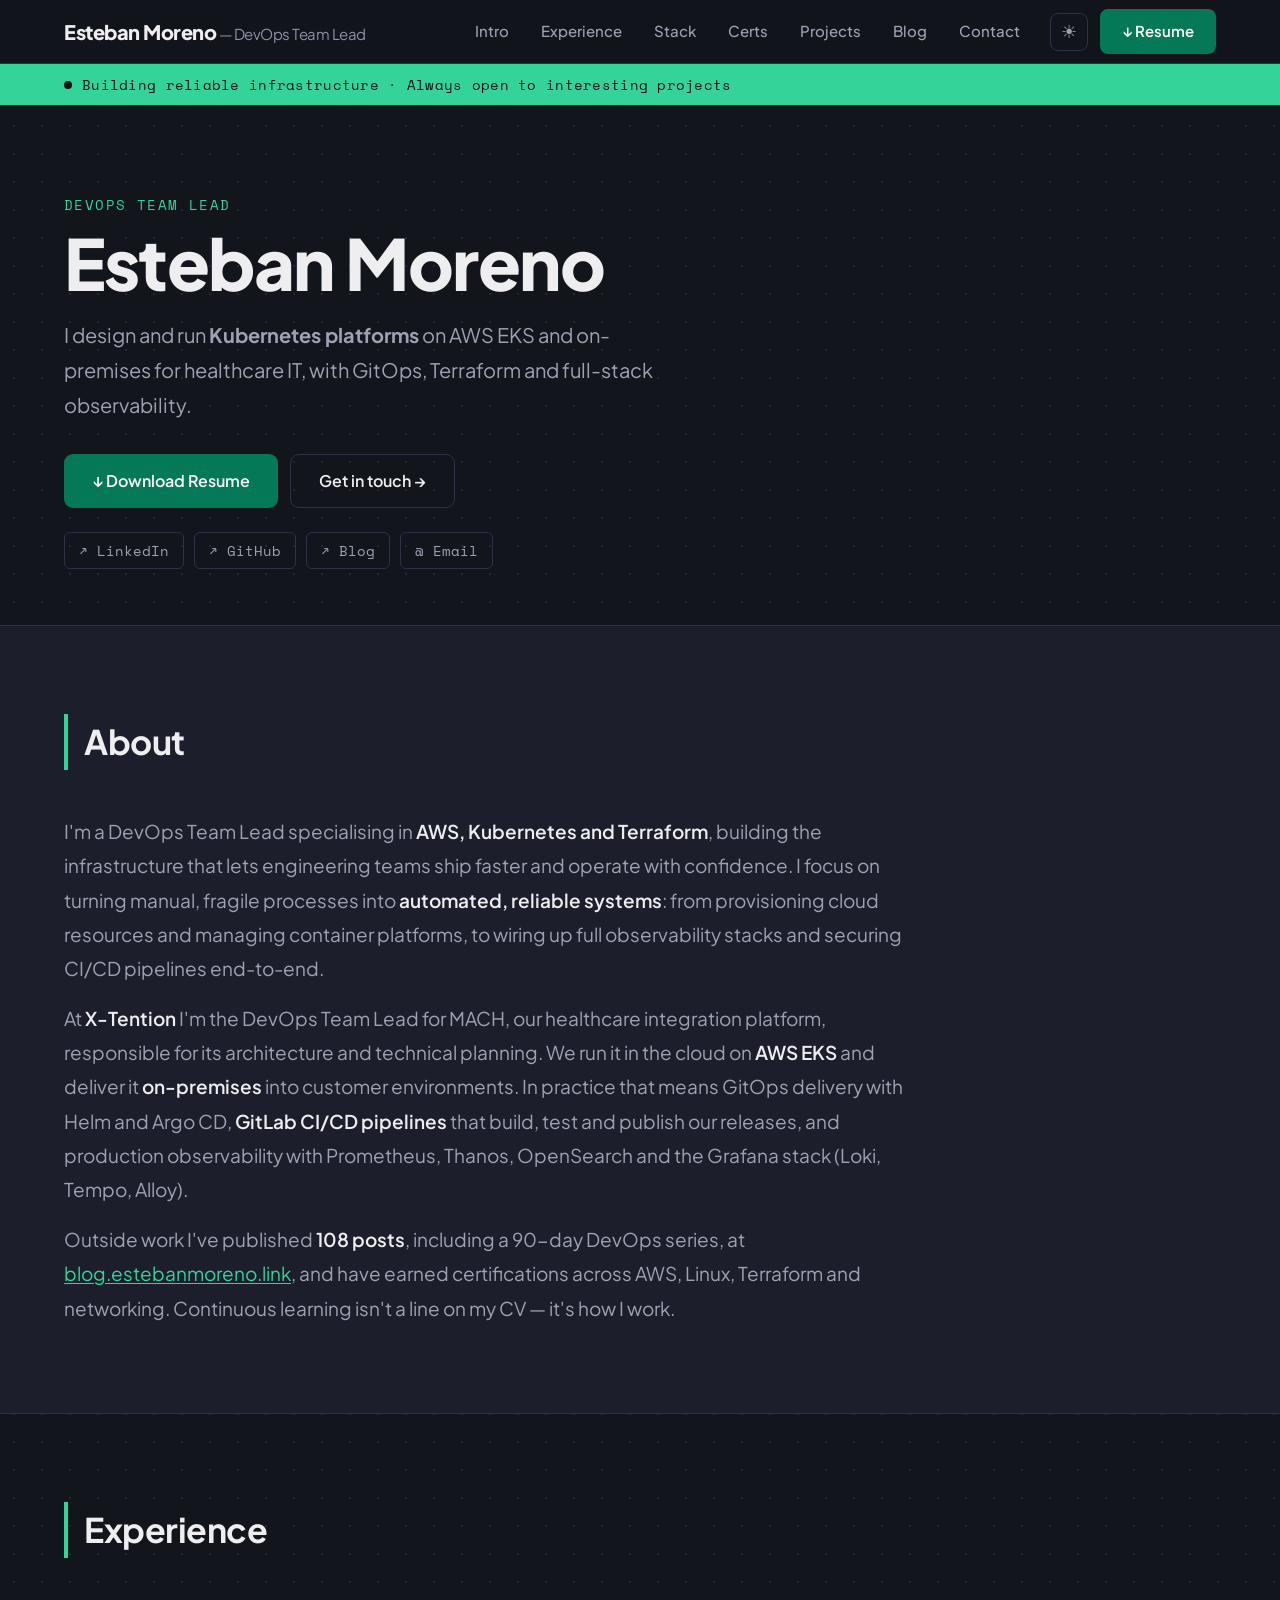
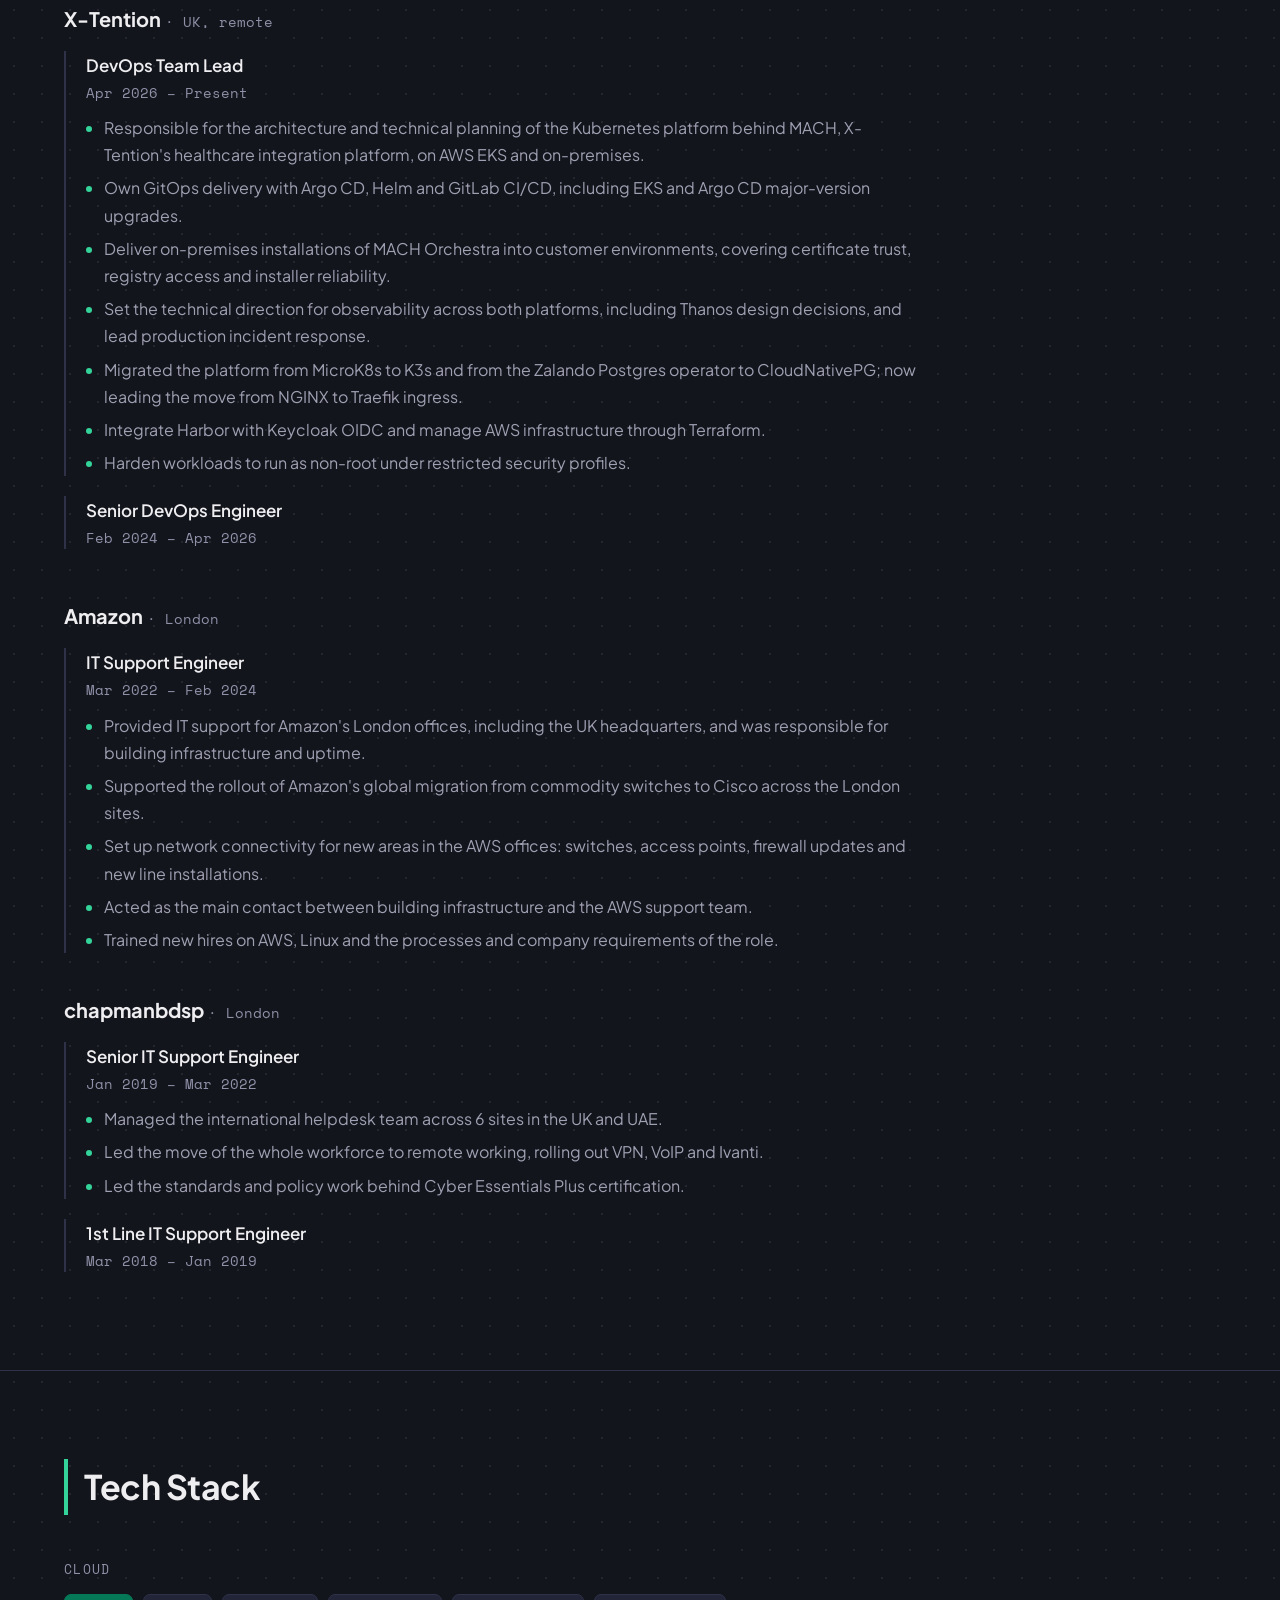
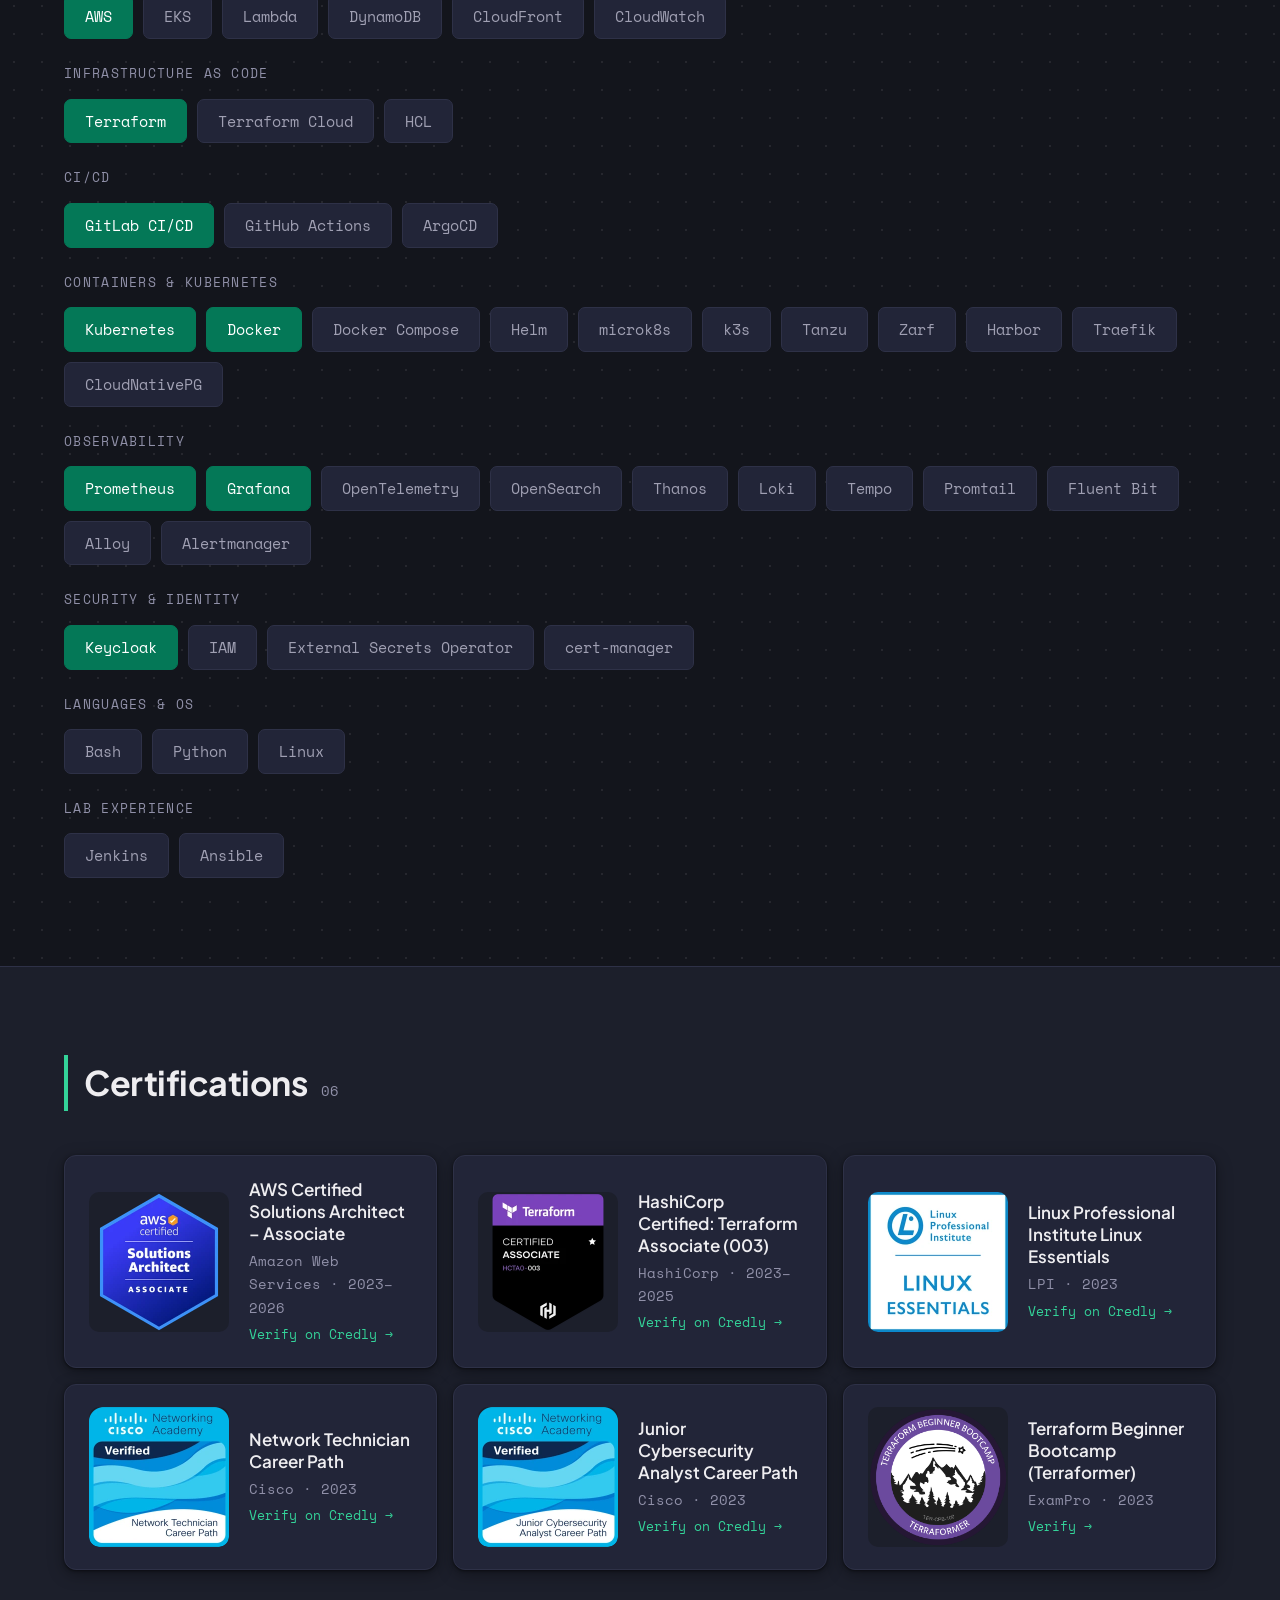
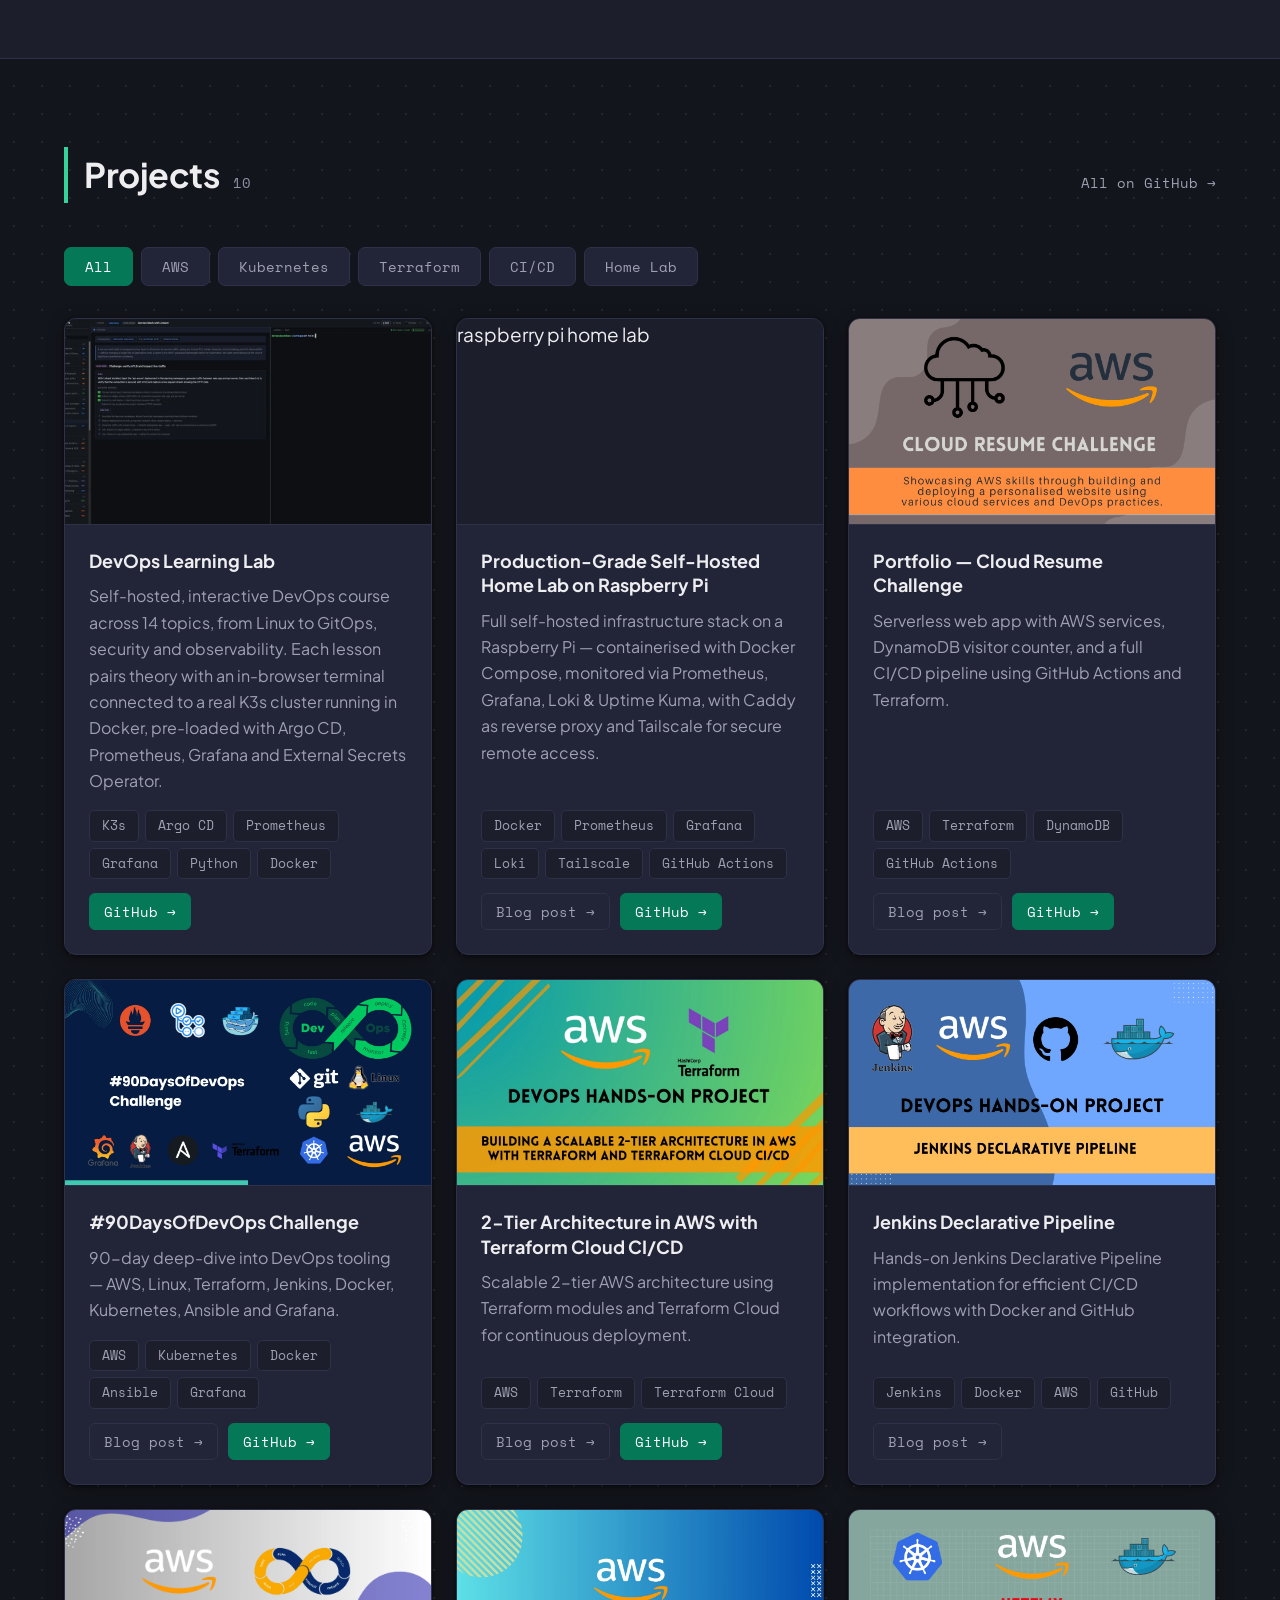
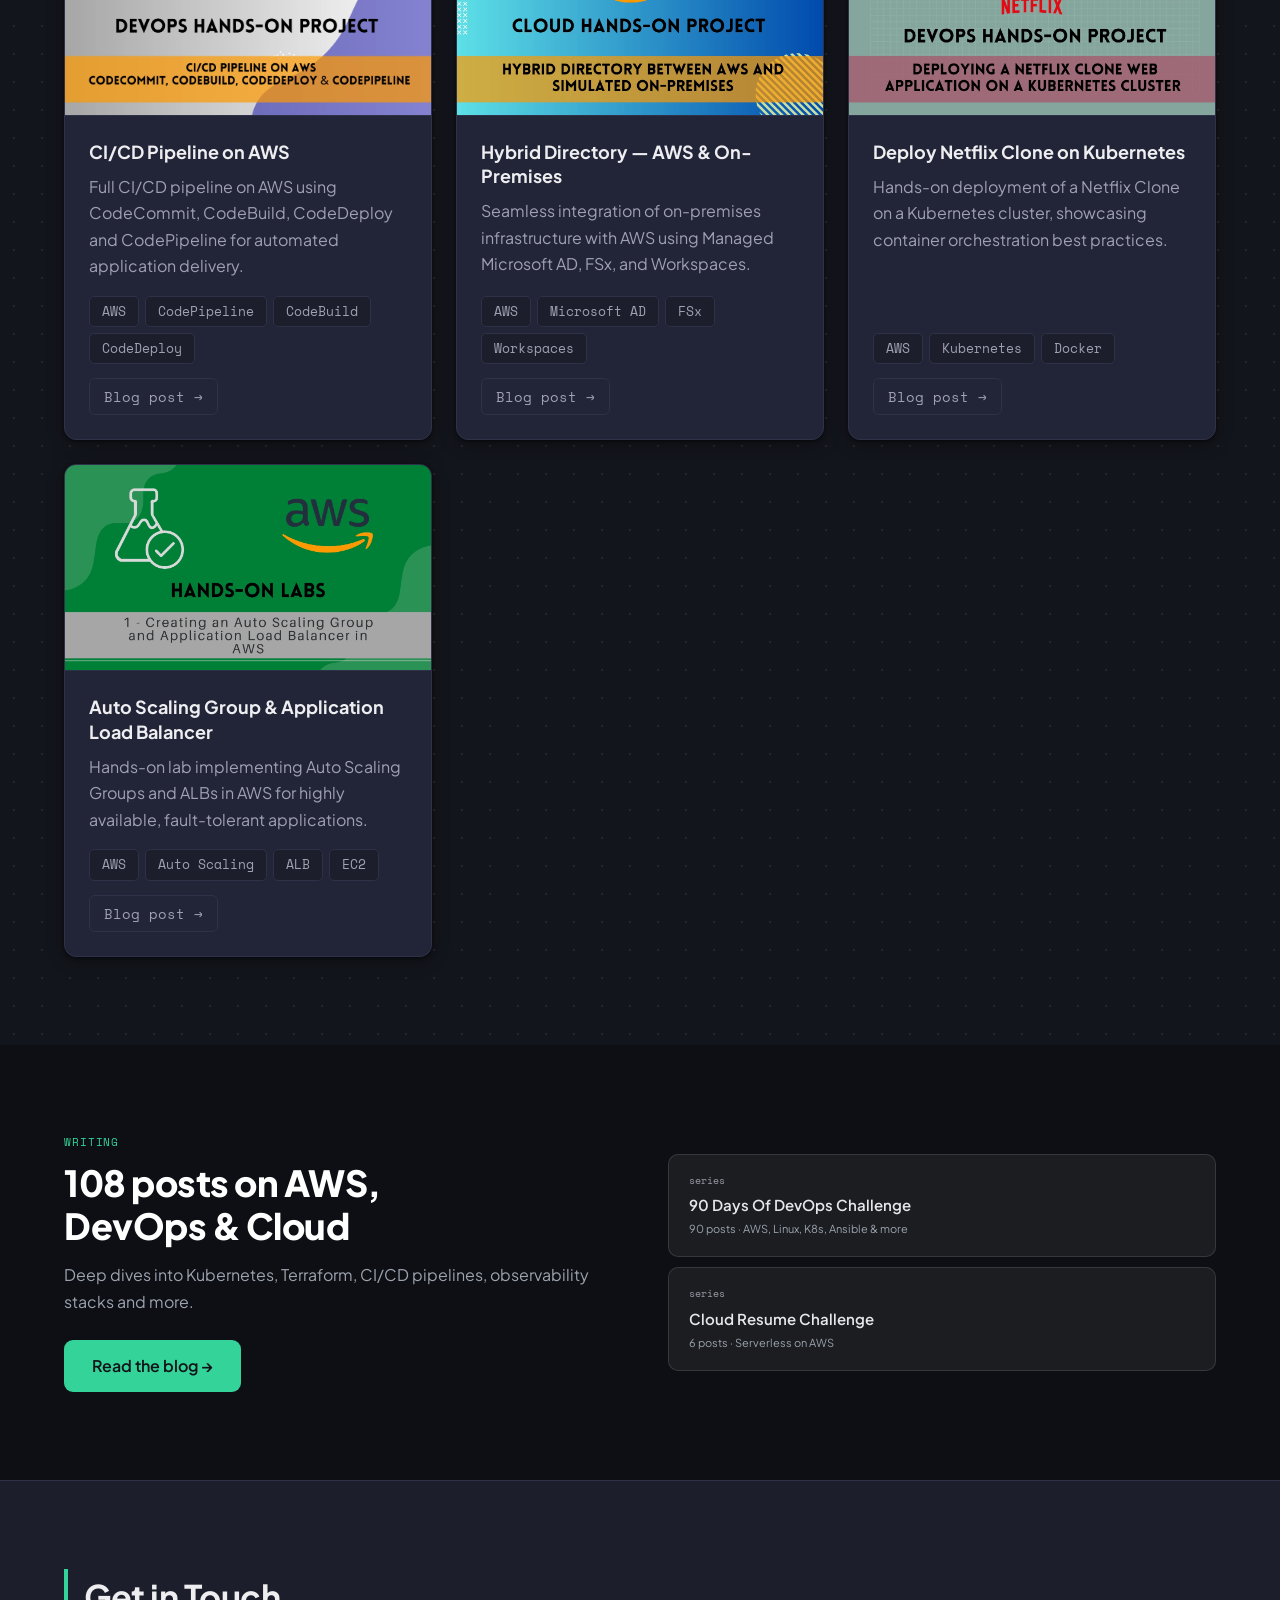
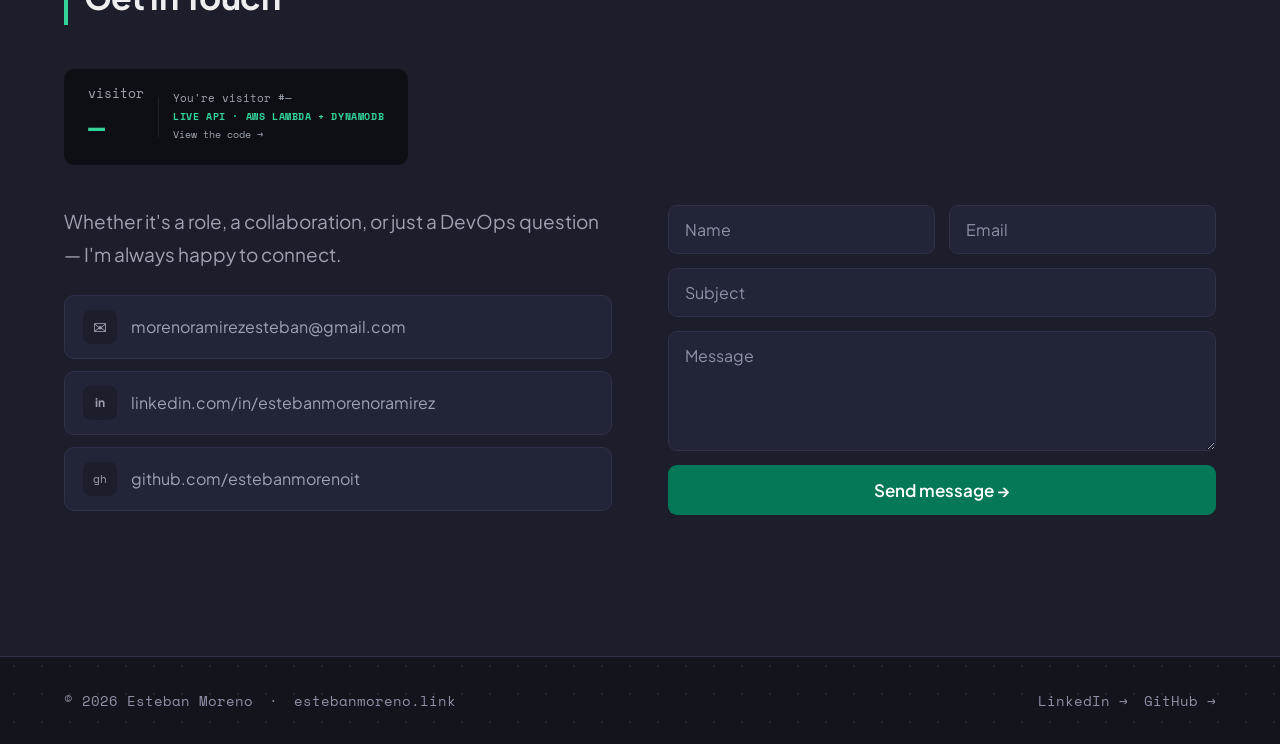
<file: index.html>
<!DOCTYPE html>
<html lang="en">
<head>
    <!-- Basic Meta Tags -->
    <meta charset="utf-8" />
    <meta name="viewport" content="width=device-width, initial-scale=1.0" />
    <meta name="description" content="Esteban Moreno, DevOps Team Lead in London, UK. Portfolio showcasing cloud and DevOps projects." />
    <meta name="author" content="Esteban Moreno" />
    <meta name="robots" content="index, follow" />

    <title>Esteban Moreno | DevOps Team Lead Portfolio</title>

    <!-- Open Graph -->
    <meta property="og:title" content="Esteban Moreno – DevOps Team Lead Portfolio" />
    <meta property="og:description" content="Portfolio showcasing DevOps projects using AWS, Terraform, Kubernetes, and more." />
    <meta property="og:image" content="https://estebanmoreno.link/images/cloud-resume-challenge-cover.webp" />
    <meta property="og:url" content="https://estebanmoreno.link" />
    <meta property="og:type" content="website" />

    <!-- Twitter Card -->
    <meta name="twitter:card" content="summary_large_image" />
    <meta name="twitter:title" content="Esteban Moreno – DevOps Team Lead Portfolio" />
    <meta name="twitter:description" content="Portfolio showcasing DevOps projects using AWS, Terraform, Kubernetes, and more." />
    <meta name="twitter:image" content="https://estebanmoreno.link/images/cloud-resume-challenge-cover.webp" />

    <!-- Structured Data -->
    <script type="application/ld+json">
        {
            "@context": "https://schema.org",
            "@type": "Person",
            "name": "Esteban Moreno",
            "jobTitle": "DevOps Team Lead",
            "email": "morenoramirezesteban@gmail.com",
            "url": "https://estebanmoreno.link",
            "image": "https://estebanmoreno.link/images/cloud-resume-challenge-cover.webp",
            "sameAs": [
                "https://github.com/estebanmorenoit",
                "https://linkedin.com/in/estebanmorenoramirez",
                "https://blog.estebanmoreno.link"
            ],
            "worksFor": {
                "@type": "Organization",
                "name": "X-Tention"
            },
            "alumniOf": {
                "@type": "CollegeOrUniversity",
                "name": "Miguel Hernández University",
                "address": {
                    "@type": "PostalAddress",
                    "addressLocality": "Alicante",
                    "addressCountry": "ES"
                }
            },
            "knowsAbout": [
                "AWS", "Kubernetes", "Terraform", "DevOps", "CI/CD", "GitOps",
                "Docker", "Helm", "ArgoCD", "Prometheus", "Grafana", "Linux",
                "Infrastructure as Code", "Cloud Computing", "Observability"
            ],
            "hasCredential": [
                {
                    "@type": "EducationalOccupationalCredential",
                    "name": "AWS Certified Solutions Architect – Associate",
                    "credentialCategory": "certification",
                    "recognizedBy": { "@type": "Organization", "name": "Amazon Web Services" }
                },
                {
                    "@type": "EducationalOccupationalCredential",
                    "name": "HashiCorp Certified: Terraform Associate (003)",
                    "credentialCategory": "certification",
                    "recognizedBy": { "@type": "Organization", "name": "HashiCorp" }
                },
                {
                    "@type": "EducationalOccupationalCredential",
                    "name": "Linux Professional Institute Linux Essentials",
                    "credentialCategory": "certification",
                    "recognizedBy": { "@type": "Organization", "name": "Linux Professional Institute" }
                },
                {
                    "@type": "EducationalOccupationalCredential",
                    "name": "Network Technician Career Path",
                    "credentialCategory": "certificate",
                    "recognizedBy": { "@type": "Organization", "name": "Cisco" }
                },
                {
                    "@type": "EducationalOccupationalCredential",
                    "name": "Junior Cybersecurity Analyst Career Path",
                    "credentialCategory": "certificate",
                    "recognizedBy": { "@type": "Organization", "name": "Cisco" }
                },
                {
                    "@type": "EducationalOccupationalCredential",
                    "name": "Terraform Beginner Bootcamp (Terraformer)",
                    "credentialCategory": "certificate",
                    "recognizedBy": { "@type": "Organization", "name": "ExamPro" }
                }
            ]
        }
    </script>

    <!-- Canonical -->
    <link rel="canonical" href="https://estebanmoreno.link/" />

    <!-- DNS prefetch / preconnect for external APIs -->
    <link rel="dns-prefetch" href="https://gql.hashnode.com" />
    <link rel="dns-prefetch" href="https://formspree.io" />
    <link rel="preconnect" href="https://qfky693v2f.execute-api.eu-west-2.amazonaws.com" crossorigin />

    <!-- Google Fonts — async to avoid render-blocking (display=optional prevents layout shift) -->
    <link rel="preconnect" href="https://fonts.googleapis.com" />
    <link rel="preconnect" href="https://fonts.gstatic.com" crossorigin />
    <link rel="preload" href="https://fonts.googleapis.com/css2?family=Plus+Jakarta+Sans:wght@300;400;500;600;700;800&family=Space+Mono:wght@400;700&display=optional" as="style" onload="this.onload=null;this.rel='stylesheet'" />
    <noscript><link href="https://fonts.googleapis.com/css2?family=Plus+Jakarta+Sans:wght@300;400;500;600;700;800&family=Space+Mono:wght@400;700&display=optional" rel="stylesheet" /></noscript>

    <!-- Stylesheet -->
    <link rel="stylesheet" href="assets/css/portfolio-v2.css?v=12" />

    <!-- Favicons -->
    <link rel="icon" type="image/png" sizes="96x96" href="/images/icons/favicon-96x96.png" />
    <link rel="icon" href="/favicon.ico" type="image/x-icon" />
    <link rel="icon" type="image/svg+xml" href="/images/icons/favicon.svg" />
    <link rel="shortcut icon" href="/images/icons/favicon.ico" />
    <link rel="apple-touch-icon" sizes="180x180" href="/images/icons/apple-touch-icon.png" />
    <meta name="msapplication-TileColor" content="#ffffff" />

    <!-- PWA -->
    <link rel="manifest" href="/site.webmanifest" />
    <meta name="theme-color" content="#f4f1ec" media="(prefers-color-scheme: light)" />
    <meta name="theme-color" content="#13151c" media="(prefers-color-scheme: dark)" />
    <meta name="apple-mobile-web-app-title" content="Esteban Moreno | DevOps Team Lead Portfolio" />

    <!-- Google Site Verification -->
    <meta name="google-site-verification" content="K3SLI8BvS6dsixqLa-XHastet2V7kjJ_clpjxuuu29U" />
</head>
<body>

<a href="#main-content" class="skip-to-content">Skip to content</a>

<!-- ─── Nav ─── -->
<nav aria-label="Main navigation">
    <a href="#intro" class="nav-logo" aria-label="Esteban Moreno — DevOps Team Lead, go to top">Esteban Moreno<span> — DevOps Team Lead</span></a>
    <div class="nav-links">
        <a href="#intro">Intro</a>
        <a href="#experience">Experience</a>
        <a href="#stack">Stack</a>
        <a href="#certs">Certs</a>
        <a href="#projects">Projects</a>
        <a href="#blog">Blog</a>
        <a href="#contact">Contact</a>
    </div>
    <button class="theme-toggle" id="theme-toggle" aria-label="Toggle dark mode" title="Toggle dark mode">☀</button>
    <a href="images/EstebanMorenoResume.pdf" target="_blank" rel="noopener noreferrer" class="nav-cta">&#8595; Resume</a>
    <button class="nav-hamburger" id="nav-hamburger" aria-label="Open navigation menu" aria-expanded="false" aria-controls="nav-mobile-menu">
        <span></span><span></span><span></span>
    </button>
</nav>

<!-- ─── Mobile nav drawer ─── -->
<div class="nav-mobile-menu" id="nav-mobile-menu" aria-hidden="true">
    <a href="#intro">Intro</a>
    <a href="#experience">Experience</a>
    <a href="#stack">Stack</a>
    <a href="#certs">Certs</a>
    <a href="#projects">Projects</a>
    <a href="#blog">Blog</a>
    <a href="#contact">Contact</a>
    <a href="images/EstebanMorenoResume.pdf" target="_blank" rel="noopener noreferrer" class="mobile-resume">&#8595; Download Resume</a>
</div>

<!-- ─── Tagline strip ─── -->
<div class="ofw-strip" role="banner" aria-label="Tagline">
    <div class="ofw-dot" aria-hidden="true"></div>
    Building reliable infrastructure &middot; Always open to interesting projects
</div>

<main id="main-content">

<!-- ─── Hero / Intro ─── -->
<section id="intro" style="border-top:none; padding-bottom:56px;">
    <div class="section-inner">
        <div class="hero" style="padding:0; margin:0; max-width:100%;">
            <!--
            <div class="hero-avatar" aria-hidden="true">
                <img src="images/photo.jpg" alt="Esteban Moreno" />
            </div>
            -->
            <div class="hero-content">
                <div class="hero-eyebrow">DevOps Team Lead</div>
                <h1 class="hero-name">Esteban Moreno</h1>
                <p class="hero-desc">
                    I design and run <strong>Kubernetes platforms</strong> on AWS EKS and on-premises for healthcare IT,
                    with GitOps, Terraform and full-stack observability.
                </p>
                <div class="hero-actions">
                    <a href="images/EstebanMorenoResume.pdf" target="_blank" rel="noopener noreferrer" class="btn-primary">&#8595; Download Resume</a>
                    <a href="#contact" class="btn-secondary">Get in touch &rarr;</a>
                </div>
                <div class="hero-socials">
                    <a href="https://linkedin.com/in/estebanmorenoramirez" target="_blank" rel="noopener noreferrer" class="social-chip" aria-label="LinkedIn profile">&#8599; LinkedIn</a>
                    <a href="https://github.com/estebanmorenoit" target="_blank" rel="noopener noreferrer" class="social-chip" aria-label="GitHub profile">&#8599; GitHub</a>
                    <a href="https://blog.estebanmoreno.link" target="_blank" rel="noopener noreferrer" class="social-chip" aria-label="Blog">&#8599; Blog</a>
                    <a href="mailto:morenoramirezesteban@gmail.com" class="social-chip" aria-label="Send email">@ Email</a>
                </div>
            </div>
        </div>
    </div>
</section>

<!-- ─── About ─── -->
<section id="about">
    <div class="section-inner">
        <div class="section-header">
            <h2 class="section-title">About</h2>
        </div>
        <p class="about-text">
            I'm a DevOps Team Lead specialising in <strong>AWS, Kubernetes and Terraform</strong>, building the infrastructure
            that lets engineering teams ship faster and operate with confidence. I focus on turning manual, fragile processes into
            <strong>automated, reliable systems</strong>: from provisioning cloud resources and managing container platforms,
            to wiring up full observability stacks and securing CI/CD pipelines end-to-end.
        </p>
        <p class="about-text" style="margin-top:16px;">
            At <strong>X-Tention</strong> I'm the DevOps Team Lead for MACH, our healthcare integration platform,
            responsible for its architecture and technical planning. We run it in the cloud on <strong>AWS EKS</strong> and deliver it <strong>on-premises</strong>
            into customer environments. In practice that means GitOps delivery with Helm and Argo CD,
            <strong>GitLab CI/CD pipelines</strong> that build, test and publish our releases, and production observability
            with Prometheus, Thanos, OpenSearch and the Grafana stack (Loki, Tempo, Alloy).
        </p>
        <p class="about-text" style="margin-top:16px;">
            Outside work I've published <strong><span class="blog-post-count">108</span> posts</strong>, including a 90-day DevOps series, at
            <a href="https://blog.estebanmoreno.link" target="_blank" rel="noopener noreferrer" style="color:var(--accent);text-decoration:underline;text-underline-offset:2px;">blog.estebanmoreno.link</a>,
            and have earned certifications across AWS, Linux, Terraform and networking. Continuous learning isn't a line on my CV &mdash; it's how I work.
        </p>
    </div>
</section>

<!-- ─── Experience ─── -->
<section id="experience">
    <div class="section-inner">
        <div class="section-header">
            <h2 class="section-title">Experience</h2>
        </div>
        <div class="exp-list">
            <div class="exp-company">
                <div class="exp-company-name">X-Tention <span class="exp-meta">&middot; UK, remote</span></div>
                <div class="exp-role">
                    <div class="exp-title">DevOps Team Lead</div>
                    <div class="exp-dates">Apr 2026 &ndash; Present</div>
                    <ul class="exp-bullets">
                        <li>Responsible for the architecture and technical planning of the Kubernetes platform behind MACH, X-Tention's healthcare integration platform, on AWS EKS and on-premises.</li>
                        <li>Own GitOps delivery with Argo CD, Helm and GitLab CI/CD, including EKS and Argo CD major-version upgrades.</li>
                        <li>Deliver on-premises installations of MACH Orchestra into customer environments, covering certificate trust, registry access and installer reliability.</li>
                        <li>Set the technical direction for observability across both platforms, including Thanos design decisions, and lead production incident response.</li>
                        <li>Migrated the platform from MicroK8s to K3s and from the Zalando Postgres operator to CloudNativePG; now leading the move from NGINX to Traefik ingress.</li>
                        <li>Integrate Harbor with Keycloak OIDC and manage AWS infrastructure through Terraform.</li>
                        <li>Harden workloads to run as non-root under restricted security profiles.</li>
                    </ul>
                </div>
                <div class="exp-role">
                    <div class="exp-title">Senior DevOps Engineer</div>
                    <div class="exp-dates">Feb 2024 &ndash; Apr 2026</div>
                </div>
            </div>
            <div class="exp-company">
                <div class="exp-company-name">Amazon <span class="exp-meta">&middot; London</span></div>
                <div class="exp-role">
                    <div class="exp-title">IT Support Engineer</div>
                    <div class="exp-dates">Mar 2022 &ndash; Feb 2024</div>
                    <ul class="exp-bullets">
                        <li>Provided IT support for Amazon's London offices, including the UK headquarters, and was responsible for building infrastructure and uptime.</li>
                        <li>Supported the rollout of Amazon's global migration from commodity switches to Cisco across the London sites.</li>
                        <li>Set up network connectivity for new areas in the AWS offices: switches, access points, firewall updates and new line installations.</li>
                        <li>Acted as the main contact between building infrastructure and the AWS support team.</li>
                        <li>Trained new hires on AWS, Linux and the processes and company requirements of the role.</li>
                    </ul>
                </div>
            </div>
            <div class="exp-company">
                <div class="exp-company-name">chapmanbdsp <span class="exp-meta">&middot; London</span></div>
                <div class="exp-role">
                    <div class="exp-title">Senior IT Support Engineer</div>
                    <div class="exp-dates">Jan 2019 &ndash; Mar 2022</div>
                    <ul class="exp-bullets">
                        <li>Managed the international helpdesk team across 6 sites in the UK and UAE.</li>
                        <li>Led the move of the whole workforce to remote working, rolling out VPN, VoIP and Ivanti.</li>
                        <li>Led the standards and policy work behind Cyber Essentials Plus certification.</li>
                    </ul>
                </div>
                <div class="exp-role">
                    <div class="exp-title">1st Line IT Support Engineer</div>
                    <div class="exp-dates">Mar 2018 &ndash; Jan 2019</div>
                </div>
            </div>
        </div>
    </div>
</section>

<!-- ─── Tech Stack ─── -->
<section id="stack">
    <div class="section-inner">
        <div class="section-header">
            <h2 class="section-title">Tech Stack</h2>
        </div>
        <div class="stack-groups">
            <div>
                <div class="stack-group-label">Cloud</div>
                <div class="tag-cloud">
                    <span class="tech-tag primary">AWS</span>
                    <span class="tech-tag">EKS</span>
                    <span class="tech-tag">Lambda</span>
                    <span class="tech-tag">DynamoDB</span>
                    <span class="tech-tag">CloudFront</span>
                    <span class="tech-tag">CloudWatch</span>
                </div>
            </div>
            <div>
                <div class="stack-group-label">Infrastructure as Code</div>
                <div class="tag-cloud">
                    <span class="tech-tag primary">Terraform</span>
                    <span class="tech-tag">Terraform Cloud</span>
                    <span class="tech-tag">HCL</span>
                </div>
            </div>
            <div>
                <div class="stack-group-label">CI/CD</div>
                <div class="tag-cloud">
                    <span class="tech-tag primary">GitLab CI/CD</span>
                    <span class="tech-tag">GitHub Actions</span>
                    <span class="tech-tag">ArgoCD</span>
                </div>
            </div>
            <div>
                <div class="stack-group-label">Containers &amp; Kubernetes</div>
                <div class="tag-cloud">
                    <span class="tech-tag primary">Kubernetes</span>
                    <span class="tech-tag primary">Docker</span>
                    <span class="tech-tag">Docker Compose</span>
                    <span class="tech-tag">Helm</span>
                    <span class="tech-tag">microk8s</span>
                    <span class="tech-tag">k3s</span>
                    <span class="tech-tag">Tanzu</span>
                    <span class="tech-tag">Zarf</span>
                    <span class="tech-tag">Harbor</span>
                    <span class="tech-tag">Traefik</span>
                    <span class="tech-tag">CloudNativePG</span>
                </div>
            </div>
            <div>
                <div class="stack-group-label">Observability</div>
                <div class="tag-cloud">
                    <span class="tech-tag primary">Prometheus</span>
                    <span class="tech-tag primary">Grafana</span>
                    <span class="tech-tag">OpenTelemetry</span>
                    <span class="tech-tag">OpenSearch</span>
                    <span class="tech-tag">Thanos</span>
                    <span class="tech-tag">Loki</span>
                    <span class="tech-tag">Tempo</span>
                    <span class="tech-tag">Promtail</span>
                    <span class="tech-tag">Fluent Bit</span>
                    <span class="tech-tag">Alloy</span>
                    <span class="tech-tag">Alertmanager</span>
                </div>
            </div>
            <div>
                <div class="stack-group-label">Security &amp; Identity</div>
                <div class="tag-cloud">
                    <span class="tech-tag primary">Keycloak</span>
                    <span class="tech-tag">IAM</span>
                    <span class="tech-tag">External Secrets Operator</span>
                    <span class="tech-tag">cert-manager</span>
                </div>
            </div>
            <div>
                <div class="stack-group-label">Languages &amp; OS</div>
                <div class="tag-cloud">
                    <span class="tech-tag">Bash</span>
                    <span class="tech-tag">Python</span>
                    <span class="tech-tag">Linux</span>
                </div>
            </div>
            <div>
                <div class="stack-group-label">Lab experience</div>
                <div class="tag-cloud">
                    <span class="tech-tag">Jenkins</span>
                    <span class="tech-tag">Ansible</span>
                </div>
            </div>
        </div>
    </div>
</section>

<!-- ─── Certifications ─── -->
<section id="certs">
    <div class="section-inner">
        <div class="section-header">
            <h2 class="section-title">Certifications</h2>
            <span class="section-count">06</span>
        </div>
        <div class="cert-grid">
            <a href="https://www.credly.com/badges/ac68a736-3d05-45d0-8181-e34d0df00f2e" target="_blank" rel="noopener noreferrer" class="cert-card" aria-label="AWS Certified Solutions Architect – Associate — verify on Credly">
                <img src="images/credly1.webp" alt="AWS Certified Solutions Architect – Associate badge" class="cert-badge-img" loading="lazy" width="140" height="140" srcset="images/credly1.webp 2x" onerror="this.style.display='none';this.nextElementSibling.style.display='flex'" />
                <div class="cert-badge-ph" style="display:none">AWS</div>
                <div class="cert-info">
                    <div class="cert-name">AWS Certified Solutions Architect &ndash; Associate</div>
                    <div class="cert-issuer">Amazon Web Services &middot; 2023&ndash;2026</div>
                    <div class="cert-verify">Verify on Credly &rarr;</div>
                </div>
            </a>
            <a href="https://www.credly.com/badges/40bd01b9-e41d-46b2-a4ce-b8727bc908fc/public_url" target="_blank" rel="noopener noreferrer" class="cert-card" aria-label="HashiCorp Certified: Terraform Associate (003) — verify on Credly">
                <img src="images/credly2.webp" alt="HashiCorp Certified: Terraform Associate (003) badge" class="cert-badge-img" loading="lazy" width="140" height="140" srcset="images/credly2.webp 2x" onerror="this.style.display='none';this.nextElementSibling.style.display='flex'" />
                <div class="cert-badge-ph" style="display:none">TF</div>
                <div class="cert-info">
                    <div class="cert-name">HashiCorp Certified: Terraform Associate (003)</div>
                    <div class="cert-issuer">HashiCorp &middot; 2023&ndash;2025</div>
                    <div class="cert-verify">Verify on Credly &rarr;</div>
                </div>
            </a>
            <a href="https://www.credly.com/badges/982d68cb-d058-4d10-9940-8f47230c9eda/public_url" target="_blank" rel="noopener noreferrer" class="cert-card" aria-label="Linux Professional Institute Linux Essentials — verify on Credly">
                <img src="images/LPI.webp" alt="Linux Professional Institute Linux Essentials badge" class="cert-badge-img" loading="lazy" width="140" height="140" srcset="images/LPI.webp 2x" onerror="this.style.display='none';this.nextElementSibling.style.display='flex'" />
                <div class="cert-badge-ph" style="display:none">LPI</div>
                <div class="cert-info">
                    <div class="cert-name">Linux Professional Institute Linux Essentials</div>
                    <div class="cert-issuer">LPI &middot; 2023</div>
                    <div class="cert-verify">Verify on Credly &rarr;</div>
                </div>
            </a>
            <a href="https://www.credly.com/badges/7e8c04a3-a51e-43ad-85f4-697a509dee86" target="_blank" rel="noopener noreferrer" class="cert-card" aria-label="Network Technician Career Path — verify on Credly">
                <img src="images/cisco-network.webp" alt="Network Technician Career Path badge" class="cert-badge-img" loading="lazy" width="140" height="140" srcset="images/cisco-network.webp 2x" onerror="this.style.display='none';this.nextElementSibling.style.display='flex'" />
                <div class="cert-badge-ph" style="display:none">Cisco</div>
                <div class="cert-info">
                    <div class="cert-name">Network Technician Career Path</div>
                    <div class="cert-issuer">Cisco &middot; 2023</div>
                    <div class="cert-verify">Verify on Credly &rarr;</div>
                </div>
            </a>
            <a href="https://www.credly.com/badges/bbf86508-e3de-4998-818b-9ccf2884b492" target="_blank" rel="noopener noreferrer" class="cert-card" aria-label="Junior Cybersecurity Analyst Career Path — verify on Credly">
                <img src="images/cisco-cybersecurity.webp" alt="Junior Cybersecurity Analyst Career Path badge" class="cert-badge-img" loading="lazy" width="140" height="140" srcset="images/cisco-cybersecurity.webp 2x" onerror="this.style.display='none';this.nextElementSibling.style.display='flex'" />
                <div class="cert-badge-ph" style="display:none">Cisco</div>
                <div class="cert-info">
                    <div class="cert-name">Junior Cybersecurity Analyst Career Path</div>
                    <div class="cert-issuer">Cisco &middot; 2023</div>
                    <div class="cert-verify">Verify on Credly &rarr;</div>
                </div>
            </a>
            <a href="https://app.exampro.co/student/achievements/validate/badge/euKUYzM44I4IpuJV7mEXGg1a90b" target="_blank" rel="noopener noreferrer" class="cert-card" aria-label="Terraform Beginner Bootcamp (Terraformer) — verify on ExamPro">
                <img src="images/terraform-beginner-bootcamp.png" alt="Terraform Beginner Bootcamp badge" class="cert-badge-img" loading="lazy" onerror="this.style.display='none';this.nextElementSibling.style.display='flex'" />
                <div class="cert-badge-ph" style="display:none">TF</div>
                <div class="cert-info">
                    <div class="cert-name">Terraform Beginner Bootcamp (Terraformer)</div>
                    <div class="cert-issuer">ExamPro &middot; 2023</div>
                    <div class="cert-verify">Verify &rarr;</div>
                </div>
            </a>
        </div>
    </div>
</section>

<!-- ─── Projects ─── -->
<section id="projects">
    <div class="section-inner">
        <div class="section-header">
            <h2 class="section-title">Projects</h2>
            <span class="section-count">10</span>
            <a href="https://github.com/estebanmorenoit" target="_blank" rel="noopener noreferrer" class="section-action">All on GitHub &rarr;</a>
        </div>

        <div class="filter-row" role="group" aria-label="Filter projects by technology">
            <button class="filter-btn active" data-filter="all">All</button>
            <button class="filter-btn" data-filter="aws">AWS</button>
            <button class="filter-btn" data-filter="kubernetes">Kubernetes</button>
            <button class="filter-btn" data-filter="terraform">Terraform</button>
            <button class="filter-btn" data-filter="cicd">CI/CD</button>
            <button class="filter-btn" data-filter="homelab">Home Lab</button>
        </div>

        <div class="projects-grid" id="projects-grid">


            <div class="project-card" data-tags="kubernetes homelab">
                <div class="project-cover">
                    <img src="images/devops-learning-lab.webp" alt="DevOps Learning Lab lesson and terminal in split view" loading="lazy" onerror="this.parentElement.innerHTML='devops learning lab'" />
                </div>
                <div class="project-body">
                    <div class="project-title">DevOps Learning Lab</div>
                    <div class="project-desc">Self-hosted, interactive DevOps course across 14 topics, from Linux to GitOps, security and observability. Each lesson pairs theory with an in-browser terminal connected to a real K3s cluster running in Docker, pre-loaded with Argo CD, Prometheus, Grafana and External Secrets Operator.</div>
                    <div class="project-tags">
                        <span class="proj-tag">K3s</span><span class="proj-tag">Argo CD</span><span class="proj-tag">Prometheus</span><span class="proj-tag">Grafana</span><span class="proj-tag">Python</span><span class="proj-tag">Docker</span>
                    </div>
                    <div class="project-links">
                        <a href="https://github.com/estebanmorenoit/devops-learning-lab" target="_blank" rel="noopener noreferrer" class="proj-link primary" aria-label="GitHub: devops-learning-lab">GitHub &rarr;</a>
                    </div>
                </div>
            </div>

            <div class="project-card" data-tags="homelab cicd">
                <div class="project-cover">
                    <img src="https://cdn.hashnode.com/uploads/covers/635e8f7479c5fd3f72f40a12/47ba08ac-9956-46e0-8ecc-2bcfb309e43a.png" alt="Production-Grade Self-Hosted Home Lab on Raspberry Pi" loading="lazy" onerror="this.parentElement.innerHTML='raspberry pi home lab'" />
                </div>
                <div class="project-body">
                    <div class="project-title">Production-Grade Self-Hosted Home Lab on Raspberry Pi</div>
                    <div class="project-desc">Full self-hosted infrastructure stack on a Raspberry Pi — containerised with Docker Compose, monitored via Prometheus, Grafana, Loki &amp; Uptime Kuma, with Caddy as reverse proxy and Tailscale for secure remote access.</div>
                    <div class="project-tags">
                        <span class="proj-tag">Docker</span><span class="proj-tag">Prometheus</span><span class="proj-tag">Grafana</span><span class="proj-tag">Loki</span><span class="proj-tag">Tailscale</span><span class="proj-tag">GitHub Actions</span>
                    </div>
                    <div class="project-links">
                        <a href="https://blog.estebanmoreno.link/building-a-production-grade-self-hosted-home-lab-on-a-raspberry-pi" target="_blank" rel="noopener noreferrer" class="proj-link" aria-label="Blog post: Home Lab on Raspberry Pi">Blog post &rarr;</a>
                        <a href="https://github.com/estebanmorenoit/rpi-home-lab" target="_blank" rel="noopener noreferrer" class="proj-link primary" aria-label="GitHub: rpi-home-lab">GitHub &rarr;</a>
                    </div>
                </div>
            </div>

            <div class="project-card" data-tags="aws terraform cicd">
                <div class="project-cover">
                    <img src="images/cloud-resume-challenge-cover.webp" alt="Cloud Resume Challenge" loading="lazy" onerror="this.parentElement.innerHTML='cloud resume challenge'" />
                </div>
                <div class="project-body">
                    <div class="project-title">Portfolio &mdash; Cloud Resume Challenge</div>
                    <div class="project-desc">Serverless web app with AWS services, DynamoDB visitor counter, and a full CI/CD pipeline using GitHub Actions and Terraform.</div>
                    <div class="project-tags">
                        <span class="proj-tag">AWS</span><span class="proj-tag">Terraform</span><span class="proj-tag">DynamoDB</span><span class="proj-tag">GitHub Actions</span>
                    </div>
                    <div class="project-links">
                        <a href="https://blog.estebanmoreno.link/series/cloud-resume-challenge" target="_blank" rel="noopener noreferrer" class="proj-link" aria-label="Blog post: Cloud Resume Challenge">Blog post &rarr;</a>
                        <a href="https://github.com/estebanmorenoit/estebanmoreno-portfolio" target="_blank" rel="noopener noreferrer" class="proj-link primary" aria-label="GitHub: estebanmoreno-portfolio">GitHub &rarr;</a>
                    </div>
                </div>
            </div>

            <div class="project-card" data-tags="aws kubernetes terraform cicd">
                <div class="project-cover">
                    <img src="images/90daysofdevops-challenge.webp" alt="90 Days of DevOps challenge" loading="lazy" onerror="this.parentElement.innerHTML='90 days of devops'" />
                </div>
                <div class="project-body">
                    <div class="project-title">#90DaysOfDevOps Challenge</div>
                    <div class="project-desc">90-day deep-dive into DevOps tooling &mdash; AWS, Linux, Terraform, Jenkins, Docker, Kubernetes, Ansible and Grafana.</div>
                    <div class="project-tags">
                        <span class="proj-tag">AWS</span><span class="proj-tag">Kubernetes</span><span class="proj-tag">Docker</span><span class="proj-tag">Ansible</span><span class="proj-tag">Grafana</span>
                    </div>
                    <div class="project-links">
                        <a href="https://blog.estebanmoreno.link/series/90-days-of-devops" target="_blank" rel="noopener noreferrer" class="proj-link" aria-label="Blog post: 90 Days of DevOps">Blog post &rarr;</a>
                        <a href="https://github.com/estebanmorenoit/90DaysOfDevOps" target="_blank" rel="noopener noreferrer" class="proj-link primary" aria-label="GitHub: 90DaysOfDevOps">GitHub &rarr;</a>
                    </div>
                </div>
            </div>

            <div class="project-card" data-tags="aws terraform cicd">
                <div class="project-cover">
                    <img src="images/devops-hands-on-project---building-a-scalable-2-tier-architecture-in-aws-with-terraform-and-terraform-cloud-ci-cd.webp" alt="2-Tier Architecture in AWS" loading="lazy" onerror="this.parentElement.innerHTML='2-tier aws architecture'" />
                </div>
                <div class="project-body">
                    <div class="project-title">2-Tier Architecture in AWS with Terraform Cloud CI/CD</div>
                    <div class="project-desc">Scalable 2-tier AWS architecture using Terraform modules and Terraform Cloud for continuous deployment.</div>
                    <div class="project-tags">
                        <span class="proj-tag">AWS</span><span class="proj-tag">Terraform</span><span class="proj-tag">Terraform Cloud</span>
                    </div>
                    <div class="project-links">
                        <a href="https://blog.estebanmoreno.link/building-a-scalable-2-tier-architecture-in-aws-with-terraform-and-terraform-cloud-cicd" target="_blank" rel="noopener noreferrer" class="proj-link" aria-label="Blog post: 2-Tier Architecture with Terraform Cloud">Blog post &rarr;</a>
                        <a href="https://github.com/estebanmorenoit/2-tier-architecture-terraform" target="_blank" rel="noopener noreferrer" class="proj-link primary" aria-label="GitHub: 2-tier-architecture-terraform">GitHub &rarr;</a>
                    </div>
                </div>
            </div>

            <div class="project-card" data-tags="aws cicd">
                <div class="project-cover">
                    <img src="images/hands-on-project---jenkins-declarative-pipeline.webp" alt="Jenkins Declarative Pipeline" loading="lazy" onerror="this.parentElement.innerHTML='jenkins declarative pipeline'" />
                </div>
                <div class="project-body">
                    <div class="project-title">Jenkins Declarative Pipeline</div>
                    <div class="project-desc">Hands-on Jenkins Declarative Pipeline implementation for efficient CI/CD workflows with Docker and GitHub integration.</div>
                    <div class="project-tags">
                        <span class="proj-tag">Jenkins</span><span class="proj-tag">Docker</span><span class="proj-tag">AWS</span><span class="proj-tag">GitHub</span>
                    </div>
                    <div class="project-links">
                        <a href="https://blog.estebanmoreno.link/hands-on-project-jenkins-declarative-pipeline" target="_blank" rel="noopener noreferrer" class="proj-link">Blog post &rarr;</a>
                    </div>
                </div>
            </div>

            <div class="project-card" data-tags="aws cicd">
                <div class="project-cover">
                    <img src="images/devops-hands-on-project---cicd-pipeline-on-aws.webp" alt="CI/CD Pipeline on AWS" loading="lazy" onerror="this.parentElement.innerHTML='ci/cd pipeline on aws'" />
                </div>
                <div class="project-body">
                    <div class="project-title">CI/CD Pipeline on AWS</div>
                    <div class="project-desc">Full CI/CD pipeline on AWS using CodeCommit, CodeBuild, CodeDeploy and CodePipeline for automated application delivery.</div>
                    <div class="project-tags">
                        <span class="proj-tag">AWS</span><span class="proj-tag">CodePipeline</span><span class="proj-tag">CodeBuild</span><span class="proj-tag">CodeDeploy</span>
                    </div>
                    <div class="project-links">
                        <a href="https://blog.estebanmoreno.link/cicd-pipeline-on-aws-codecommit-part-1" target="_blank" rel="noopener noreferrer" class="proj-link">Blog post &rarr;</a>
                    </div>
                </div>
            </div>

            <div class="project-card" data-tags="aws">
                <div class="project-cover">
                    <img src="images/hands-on-labs-hybrid-directory-between-aws-and-simulated-on-premises.webp" alt="Hybrid Directory AWS and On-Premises" loading="lazy" onerror="this.parentElement.innerHTML='hybrid directory aws'" />
                </div>
                <div class="project-body">
                    <div class="project-title">Hybrid Directory &mdash; AWS &amp; On-Premises</div>
                    <div class="project-desc">Seamless integration of on-premises infrastructure with AWS using Managed Microsoft AD, FSx, and Workspaces.</div>
                    <div class="project-tags">
                        <span class="proj-tag">AWS</span><span class="proj-tag">Microsoft AD</span><span class="proj-tag">FSx</span><span class="proj-tag">Workspaces</span>
                    </div>
                    <div class="project-links">
                        <a href="https://blog.estebanmoreno.link/hybrid-directory-between-aws-and-simulated-on-premises" target="_blank" rel="noopener noreferrer" class="proj-link">Blog post &rarr;</a>
                    </div>
                </div>
            </div>

            <div class="project-card" data-tags="aws kubernetes">
                <div class="project-cover">
                    <img src="images/devops-hands-on-project---deploying-a-netflix-clone-web-application-on-a-kubernetes-cluster-.webp" alt="Deploy Netflix Clone on Kubernetes" loading="lazy" onerror="this.parentElement.innerHTML='netflix clone on kubernetes'" />
                </div>
                <div class="project-body">
                    <div class="project-title">Deploy Netflix Clone on Kubernetes</div>
                    <div class="project-desc">Hands-on deployment of a Netflix Clone on a Kubernetes cluster, showcasing container orchestration best practices.</div>
                    <div class="project-tags">
                        <span class="proj-tag">AWS</span><span class="proj-tag">Kubernetes</span><span class="proj-tag">Docker</span>
                    </div>
                    <div class="project-links">
                        <a href="https://blog.estebanmoreno.link/devops-hands-on-project-deploying-a-netflix-clone-web-application-on-a-kubernetes-cluster" target="_blank" rel="noopener noreferrer" class="proj-link">Blog post &rarr;</a>
                    </div>
                </div>
            </div>

            <div class="project-card" data-tags="aws">
                <div class="project-cover">
                    <img src="images/creating-an-auto-scaling-group-and-application-load-balancer-in-aws.webp" alt="Auto Scaling Group and Application Load Balancer" loading="lazy" onerror="this.parentElement.innerHTML='auto scaling group + alb'" />
                </div>
                <div class="project-body">
                    <div class="project-title">Auto Scaling Group &amp; Application Load Balancer</div>
                    <div class="project-desc">Hands-on lab implementing Auto Scaling Groups and ALBs in AWS for highly available, fault-tolerant applications.</div>
                    <div class="project-tags">
                        <span class="proj-tag">AWS</span><span class="proj-tag">Auto Scaling</span><span class="proj-tag">ALB</span><span class="proj-tag">EC2</span>
                    </div>
                    <div class="project-links">
                        <a href="https://blog.estebanmoreno.link/aws-hands-on-labs-creating-an-auto-scaling-group-and-application-load-balancer-in-aws" target="_blank" rel="noopener noreferrer" class="proj-link">Blog post &rarr;</a>
                    </div>
                </div>
            </div>

        </div>
    </div>
</section>

<!-- ─── Blog CTA ─── -->
<section id="blog" class="blog-cta-section">
    <div class="blog-cta-inner">
        <div style="flex:1; min-width:220px;">
            <div style="font-family:var(--mono); font-size:11px; color:var(--accent); text-transform:uppercase; letter-spacing:0.08em; margin-bottom:10px;">Writing</div>
            <h2 style="font-size:36px; font-weight:800; letter-spacing:-0.5px; color:white; margin-bottom:14px; line-height:1.2;"><span class="blog-post-count">108</span> posts on AWS,<br>DevOps &amp; Cloud</h2>
            <p style="font-size:16px; color:#9ca3af; line-height:1.7; margin-bottom:24px;">Deep dives into Kubernetes, Terraform, CI/CD pipelines, observability stacks and more.</p>
            <a href="https://blog.estebanmoreno.link" target="_blank" rel="noopener noreferrer" class="btn-primary" style="background:var(--accent);color:#111318;">Read the blog &rarr;</a>
        </div>
        <div id="blog-series-list" style="flex:1; min-width:220px; display:flex; flex-direction:column; gap:10px;">
            <!-- populated dynamically by Hashnode API — fallback cards shown until loaded -->
            <div class="blog-cta-series-card">
                <div style="font-family:var(--mono); font-size:10px; color:#9a9aa8; margin-bottom:4px;">series</div>
                <div style="font-weight:600; margin-bottom:2px;">90 Days Of DevOps Challenge</div>
                <div style="font-size:11px; color:#9ca3af;">90 posts &middot; AWS, Linux, K8s, Ansible &amp; more</div>
            </div>
            <div class="blog-cta-series-card">
                <div style="font-family:var(--mono); font-size:10px; color:#9a9aa8; margin-bottom:4px;">series</div>
                <div style="font-weight:600; margin-bottom:2px;">Cloud Resume Challenge</div>
                <div style="font-size:11px; color:#9ca3af;">6 posts &middot; Serverless on AWS</div>
            </div>
        </div>
    </div>
</section>

<!-- ─── Contact ─── -->
<section id="contact">
    <div class="section-inner">
        <div class="section-header">
            <h2 class="section-title">Get in Touch</h2>
        </div>

        <!-- Visitor counter -->
        <div class="counter-widget" aria-label="Visitor count">
            <div>
                <div class="counter-label">visitor</div>
                <div class="counter-num counter-num--tip" id="visitor-count" aria-live="polite"
                     data-tip="Architecture: S3 &rarr; CloudFront &rarr; API Gateway &rarr; Lambda &rarr; DynamoDB">&#8230;</div>
            </div>
            <div class="counter-divider" aria-hidden="true"></div>
            <div style="font-size:11px; color:#9ca3af; line-height:1.6;">
                You're visitor #<span id="visitor-inline" aria-live="polite">...</span><br>
                <span class="counter-arch-label">Live API &middot; AWS Lambda + DynamoDB</span><br>
                <a href="https://github.com/estebanmorenoit/estebanmoreno-portfolio" target="_blank" rel="noopener noreferrer" class="counter-code-link">View the code &rarr;</a>
            </div>
        </div>

        <div class="contact-layout">
            <div>
                <p class="contact-desc">
                    Whether it's a role, a collaboration, or just a DevOps question &mdash;
                    I'm always happy to connect.
                </p>
                <div class="contact-links">
                    <a href="mailto:morenoramirezesteban@gmail.com" class="contact-link" aria-label="Send an email">
                        <div class="contact-link-icon" aria-hidden="true">&#9993;</div>
                        morenoramirezesteban@gmail.com
                    </a>
                    <a href="https://linkedin.com/in/estebanmorenoramirez" target="_blank" rel="noopener noreferrer" class="contact-link" aria-label="LinkedIn profile">
                        <div class="contact-link-icon" aria-hidden="true" style="font-size:12px;font-weight:700;">in</div>
                        linkedin.com/in/estebanmorenoramirez
                    </a>
                    <a href="https://github.com/estebanmorenoit" target="_blank" rel="noopener noreferrer" class="contact-link" aria-label="GitHub profile">
                        <div class="contact-link-icon" aria-hidden="true" style="font-family:var(--mono); font-size:11px;">gh</div>
                        github.com/estebanmorenoit
                    </a>
                </div>
            </div>

            <form id="contact-form" method="POST" action="https://formspree.io/f/xgvkaylz" novalidate>
                <!-- Spam prevention -->
                <input type="text" name="_honey" style="display:none;" tabindex="-1" autocomplete="off" />
                <!-- Redirect after submission -->
                <input type="hidden" name="_redirect" value="https://estebanmoreno.link" />

                <div class="form-row">
                    <input type="text" name="name" id="name" placeholder="Name" aria-label="Your name" required autocomplete="name" />
                    <input type="email" name="email" id="email" placeholder="Email" aria-label="Your email address" required autocomplete="email" />
                </div>
                <input type="text" name="subject" id="subject" placeholder="Subject" aria-label="Message subject" />
                <textarea name="message" id="message" placeholder="Message" aria-label="Your message" rows="4" required></textarea>
                <button type="submit" class="form-submit">Send message &rarr;</button>
            </form>
        </div>
    </div>
</section>

</main>

<!-- ─── Footer ─── -->
<footer>
    <span>&copy; <span id="currentYear"></span> Esteban Moreno</span>
    <span>&middot;</span>
    <a href="https://estebanmoreno.link" target="_blank" rel="noopener noreferrer">estebanmoreno.link</a>
    <div class="footer-divider"></div>
    <a href="https://linkedin.com/in/estebanmorenoramirez" target="_blank" rel="noopener noreferrer">LinkedIn &rarr;</a>
    <a href="https://github.com/estebanmorenoit" target="_blank" rel="noopener noreferrer">GitHub &rarr;</a>
</footer>

<!-- Go to top button -->
<button type="button" id="goTopBtn" title="Back to top" aria-label="Scroll to top">&#8679;</button>

<!-- ─── Blog data — fetched live from Hashnode API ─── -->
<script>
(async function() {
    try {
        var query = `{
            publication(host: "blog.estebanmoreno.link") {
                postsCount
                seriesList(first: 20) {
                    edges {
                        node {
                            name
                            slug
                            description { text }
                            posts(first: 1) { totalDocuments }
                        }
                    }
                }
            }
        }`;
        var res = await fetch('https://gql.hashnode.com', {
            method: 'POST',
            headers: { 'Content-Type': 'application/json' },
            body: JSON.stringify({ query: query })
        });
        var data = (await res.json()).data;

        // Update post count
        var count = data?.publication?.postsCount;
        if (count) {
            document.querySelectorAll('.blog-post-count').forEach(function(el) {
                el.textContent = count;
            });
        }

        // Render series cards
        var edges = data?.publication?.seriesList?.edges;
        var container = document.getElementById('blog-series-list');
        if (edges && edges.length && container) {
            container.innerHTML = edges.map(function(edge) {
                var s = edge.node;
                var postCount = s.posts.totalDocuments;
                var desc = s.description?.text?.split('\n')[0] || '';
                // Truncate description to ~60 chars
                if (desc.length > 60) desc = desc.slice(0, 57).trimEnd() + '\u2026';
                var label = postCount + ' post' + (postCount !== 1 ? 's' : '');
                var subtitle = desc ? label + ' \u00b7 ' + desc : label;
                return '<a href="https://blog.estebanmoreno.link/series/' + s.slug + '" target="_blank" rel="noopener noreferrer" class="blog-cta-series-card" style="text-decoration:none;">'
                    + '<div style="font-family:var(--mono); font-size:10px; color:#9a9aa8; margin-bottom:4px;">series</div>'
                    + '<div style="font-weight:600; margin-bottom:2px;">' + s.name + '</div>'
                    + '<div style="font-size:11px; color:#9ca3af;">' + subtitle + '</div>'
                    + '</a>';
            }).join('');
        }
    } catch (e) {
        // silently keep the fallback content already in the HTML
    }
})();
</script>

<!-- Section counts — cert and project cards counted automatically -->
<script>
document.addEventListener('DOMContentLoaded', function() {
    var counts = [
        { section: '#certs',    card: '.cert-card' },
        { section: '#projects', card: '.project-card' }
    ];
    counts.forEach(function(c) {
        var section = document.querySelector(c.section);
        if (!section) return;
        var n = section.querySelectorAll(c.card).length;
        var counter = section.querySelector('.section-count');
        if (counter) counter.textContent = String(n).padStart(2, '0');
    });
});
</script>

<!-- Hamburger menu -->
<script>
(function() {
    var btn = document.getElementById('nav-hamburger');
    var menu = document.getElementById('nav-mobile-menu');
    if (!btn || !menu) return;

    function closeMenu() {
        btn.classList.remove('open');
        menu.classList.remove('open');
        btn.setAttribute('aria-expanded', 'false');
        menu.setAttribute('aria-hidden', 'true');
    }

    btn.addEventListener('click', function() {
        var isOpen = menu.classList.contains('open');
        if (isOpen) { closeMenu(); } else {
            btn.classList.add('open');
            menu.classList.add('open');
            btn.setAttribute('aria-expanded', 'true');
            menu.setAttribute('aria-hidden', 'false');
        }
    });

    // Close when a nav link is clicked
    menu.querySelectorAll('a').forEach(function(link) {
        link.addEventListener('click', closeMenu);
    });

    // Close on Escape
    document.addEventListener('keydown', function(e) {
        if (e.key === 'Escape') closeMenu();
    });
})();
</script>

<!-- Theme toggle — runs inline to avoid flash of wrong theme -->
<script>
(function() {
    var saved = localStorage.getItem('theme');
    var prefersDark = window.matchMedia('(prefers-color-scheme: dark)').matches;
    var theme = saved || 'dark';
    if (theme === 'dark') document.documentElement.setAttribute('data-theme', 'dark');

    document.addEventListener('DOMContentLoaded', function() {
        var btn = document.getElementById('theme-toggle');
        function updateIcon() {
            btn.textContent = document.documentElement.getAttribute('data-theme') === 'dark' ? '☀' : '☾';
        }
        updateIcon();
        btn.addEventListener('click', function() {
            var isDark = document.documentElement.getAttribute('data-theme') === 'dark';
            document.documentElement.setAttribute('data-theme', isDark ? 'light' : 'dark');
            localStorage.setItem('theme', isDark ? 'light' : 'dark');
            updateIcon();
        });
    });
})();
</script>

<!-- Scripts -->
<script src="assets/js/visitorcount.js" defer></script>
<script src="assets/js/contact-form.js" defer></script>
<script src="assets/js/gototop.js" defer></script>
<script src="assets/js/copyright-year.js" defer></script>

<!-- Project filter -->
<script>
document.querySelectorAll('.filter-btn').forEach(function(btn) {
    btn.addEventListener('click', function() {
        document.querySelectorAll('.filter-btn').forEach(function(b) { b.classList.remove('active'); });
        btn.classList.add('active');
        var filter = btn.dataset.filter;
        document.querySelectorAll('.project-card').forEach(function(card) {
            var tags = card.dataset.tags || '';
            card.classList.toggle('hidden', filter !== 'all' && !tags.includes(filter));
        });
    });
});
</script>

<!-- Google Analytics -->
<script async src="https://www.googletagmanager.com/gtag/js?id=G-J793YCB66V"></script>
<script>
    window.dataLayer = window.dataLayer || [];
    function gtag() { dataLayer.push(arguments); }
    gtag("js", new Date());
    gtag("config", "G-J793YCB66V");
</script>

</body>
</html>
</file>
<file: assets/css/portfolio-v2.css>
/* ═══════════════════════════════════════════════════
   Portfolio v2 — Main Stylesheet
   ═══════════════════════════════════════════════════ */

*, *::before, *::after { box-sizing: border-box; margin: 0; padding: 0; }

:root {
  --bg:           #f4f1ec;
  --bg2:          #ece8e1;
  --fg:           #111318;
  --fg2:          #5a5a65;
  --fg3:          #636374;
  --accent:       #10b981;
  --accent2:      #059669;
  --border:       #e2ddd8;
  --white:        #ffffff;
  /* Primary button colours — swap in dark mode */
  --btn-bg:       #111318;
  --btn-text:     #ffffff;
  --card-shadow:  0 2px 6px rgba(0,0,0,.10), 0 8px 24px rgba(0,0,0,.08);
  --sans: 'Plus Jakarta Sans', system-ui, sans-serif;
  --mono: 'Space Mono', monospace;
}

/* ─── Dark theme ─── */
[data-theme="dark"] {
  --bg:       #13151c;
  --bg2:      #1c1f2b;
  --fg:       #eeedf0;
  --fg2:      #a0a0b3;
  --fg3:      #9090a8;
  --accent:   #34d399;
  --accent2:  #10b981;
  --border:   #2e3147;
  --white:    #222538;   /* card surface — slightly lighter than --bg2 */
  --btn-bg:   #047857;   /* emerald-700: passes 4.5:1 with white text */
  --btn-text: #ffffff;
  --card-shadow: 0 1px 3px rgba(0,0,0,.5), 0 4px 16px rgba(0,0,0,.35);
}
[data-theme="dark"] body {
  background-image: radial-gradient(circle, rgba(255,255,255,0.08) 1px, transparent 1px);
}

[data-theme="dark"] nav {
  background: rgba(19,21,28,0.92);
}
[data-theme="dark"] .blog-cta-section {
  background: #0d0f14;
}
/* Counter widget: bg uses --fg in light (dark pill) — keep it dark in dark mode too */
[data-theme="dark"] .counter-widget {
  background: #0d0f14;
}
/* Form status colours work on both themes */
[data-theme="dark"] .form-status-success { color: #4ade80; }
[data-theme="dark"] .form-status-error   { color: #f87171; }

html { scroll-behavior: smooth; }
body {
  font-family: var(--sans);
  background-color: var(--bg);
  background-image: radial-gradient(circle, rgba(0,0,0,0.18) 1px, transparent 1px);
  background-size: 28px 28px;
  color: var(--fg);
  font-size: clamp(16px, 0.6vw + 14px, 19px);
  line-height: 1.65;
  -webkit-font-smoothing: antialiased;
}

/* ─── Skip link ─── */
.skip-to-content {
  position: absolute; left: -9999px; top: 6px; z-index: 999;
  background: var(--fg); color: var(--bg);
  padding: 8px 16px; border-radius: 6px;
  font-size: 14px; font-weight: 600; text-decoration: none;
}
.skip-to-content:focus { left: 6px; }

/* ─── Keyboard focus indicator ─── */
:focus-visible {
  outline: 2px solid var(--accent);
  outline-offset: 3px;
  border-radius: 3px;
}

/* ─── Nav ─── */
nav {
  position: sticky; top: 0; z-index: 100;
  background: rgba(248,247,244,0.88);
  backdrop-filter: blur(12px);
  -webkit-backdrop-filter: blur(12px);
  border-bottom: 1px solid var(--border);
  padding: 0 clamp(16px, 5vw, 64px);
  display: flex; align-items: center; gap: 0;
  height: 64px;
}
.nav-logo {
  font-weight: 800; font-size: 20px;
  letter-spacing: -0.5px;
  margin-right: auto;
  color: var(--fg);
  text-decoration: none;
}
.nav-logo span { color: var(--fg3); font-weight: 400; font-size: 15px; }
.nav-links { display: flex; gap: 4px; align-items: center; margin-right: 16px; }
.nav-links a {
  font-size: 15px; font-weight: 500; color: var(--fg2);
  text-decoration: none; padding: 7px 14px; border-radius: 6px;
  transition: color 0.15s, background 0.15s;
}
.nav-links a:hover { color: var(--fg); background: var(--bg2); }

.theme-toggle {
  width: 38px; height: 38px; border-radius: 8px;
  border: 1.5px solid var(--border);
  background: transparent; color: var(--fg2);
  cursor: pointer;
  display: flex; align-items: center; justify-content: center;
  font-size: 18px; margin-right: 12px;
  transition: transform 0.1s, opacity 0.15s;
  flex-shrink: 0;
}
.theme-toggle:hover { border-color: var(--fg3); background: var(--bg2); color: var(--fg); }

.nav-cta {
  font-size: 15px; font-weight: 600;
  background: var(--btn-bg); color: var(--btn-text);
  border: none; border-radius: 8px; padding: 10px 22px;
  cursor: pointer; text-decoration: none;
  transition: opacity 0.15s, transform 0.1s;
  display: inline-flex; align-items: center; gap: 6px;
}
.nav-cta:hover { opacity: 0.85; transform: translateY(-1px); }

/* ─── Open-to-work strip ─── */
.ofw-strip {
  background: var(--accent);
  color: #111318;
  font-family: var(--mono);
  font-size: 14px;
  padding: 9px clamp(16px, 5vw, 64px);
  display: flex; align-items: center; gap: 10px;
  letter-spacing: 0.02em;
}
.ofw-dot {
  width: 8px; height: 8px; border-radius: 50%; background: #111318;
  animation: pulse 2s infinite; flex-shrink: 0;
}
@keyframes pulse {
  0%, 100% { opacity: 1; transform: scale(1); }
  50%       { opacity: 0.6; transform: scale(0.85); }
}

/* ─── Full-page dot pattern ─── */

/* ─── Hero ─── */
.hero {
  padding: clamp(48px, 7vw, 96px) clamp(20px, 5vw, 64px) clamp(48px, 6vw, 80px);
  max-width: 1400px; margin: 0 auto;
  display: flex; align-items: flex-start; gap: 64px;
}
.hero-avatar {
  width: 160px; height: 160px; border-radius: 50%;
  background: repeating-linear-gradient(45deg,#e8e5e0,#e8e5e0 4px,#f0ede8 4px,#f0ede8 12px);
  border: 3px solid var(--border);
  flex-shrink: 0;
  display: flex; align-items: center; justify-content: center;
  color: var(--fg3); font-size: 12px; font-family: var(--mono);
  text-align: center; overflow: hidden;
}
.hero-avatar img { width: 100%; height: 100%; object-fit: cover; border-radius: 50%; }

.hero-content { flex: 1; }
.hero-eyebrow {
  font-family: var(--mono); font-size: 14px; font-weight: 400;
  color: var(--accent); letter-spacing: 0.1em;
  text-transform: uppercase; margin-bottom: 12px;
}
.hero-name {
  font-size: clamp(44px, 5.5vw, 72px);
  font-weight: 800; letter-spacing: -1.5px; line-height: 1;
  margin-bottom: 18px; color: var(--fg);
}
.hero-desc {
  font-size: 20px; line-height: 1.75; color: var(--fg2);
  max-width: 600px; margin-bottom: 32px;
}
.hero-actions { display: flex; gap: 12px; flex-wrap: wrap; }
.btn-primary {
  background: var(--btn-bg); color: var(--btn-text);
  font-size: 16px; font-weight: 600;
  padding: 13px 28px; border-radius: 9px;
  text-decoration: none; border: none; cursor: pointer;
  transition: opacity 0.15s, transform 0.1s;
  display: inline-flex; align-items: center; gap: 7px;
}
.btn-primary:hover { opacity: 0.85; transform: translateY(-1px); }
.btn-secondary {
  background: transparent; color: var(--fg);
  font-size: 16px; font-weight: 600;
  padding: 13px 28px; border-radius: 9px;
  text-decoration: none; border: 1.5px solid var(--border);
  cursor: pointer; transition: opacity 0.15s;
  display: inline-flex; align-items: center; gap: 7px;
}
.btn-secondary:hover { border-color: var(--fg3); background: var(--bg2); }

.hero-socials { display: flex; gap: 10px; margin-top: 24px; flex-wrap: wrap; }
.social-chip {
  font-family: var(--mono); font-size: 14px;
  color: var(--fg2); text-decoration: none;
  display: inline-flex; align-items: center; gap: 6px;
  padding: 6px 14px; border: 1.5px solid var(--border); border-radius: 6px;
  transition: opacity 0.15s;
}
.social-chip:hover { border-color: var(--fg3); color: var(--fg); }

/* ─── Section wrappers ─── */
section { padding: clamp(56px, 7vw, 88px) clamp(20px, 5vw, 64px); border-top: 1px solid var(--border); }
.section-inner { max-width: 1400px; margin: 0 auto; }
.section-header { display: flex; align-items: baseline; gap: 14px; margin-bottom: 44px; }
.section-title {
  font-size: clamp(24px, 2.5vw + 14px, 34px); font-weight: 700; letter-spacing: -0.5px;
  padding-left: 16px;
  border-left: 4px solid var(--accent);
}

/* Zebra section backgrounds */
#about, #certs, #contact { background: var(--bg2); }
.section-count  { font-family: var(--mono); font-size: 14px; color: var(--fg3); }
.section-action {
  margin-left: auto;
  font-family: var(--mono); font-size: 14px;
  color: var(--fg2); text-decoration: none;
}
.section-action:hover { color: var(--accent); }

/* ─── About ─── */
.about-text {
  font-size: clamp(16px, 0.8vw + 13px, 19px); line-height: 1.8; color: var(--fg2); max-width: 860px;
}
.about-text strong { color: var(--fg); font-weight: 600; }

/* ─── Experience ─── */
.exp-list { display: flex; flex-direction: column; gap: 40px; max-width: 860px; }
.exp-company-name { font-size: 20px; font-weight: 700; margin-bottom: 16px; }
.exp-meta { font-family: var(--mono); font-size: 14px; font-weight: 400; color: var(--fg3); }
.exp-role { border-left: 2px solid var(--border); padding-left: 20px; margin-bottom: 20px; }
.exp-role:last-child { margin-bottom: 0; }
.exp-title { font-size: 17px; font-weight: 600; }
.exp-dates { font-family: var(--mono); font-size: 14px; color: var(--fg3); margin: 2px 0 10px; }
.exp-bullets { padding-left: 18px; color: var(--fg2); font-size: 16px; line-height: 1.7; }
.exp-bullets li + li { margin-top: 6px; }
.exp-bullets li::marker { color: var(--accent); }

/* ─── Tech Stack ─── */
.stack-groups { display: flex; flex-direction: column; gap: 24px; }
.stack-group-label {
  font-family: var(--mono); font-size: 13px; text-transform: uppercase;
  letter-spacing: 0.1em; color: var(--fg3); margin-bottom: 14px;
}
.tag-cloud { display: flex; flex-wrap: wrap; gap: 10px; }
.tech-tag {
  font-family: var(--mono); font-size: 15px;
  padding: 9px 20px; border-radius: 7px;
  border: 1.5px solid var(--border);
  color: var(--fg2); background: var(--white);
  transition: transform 0.1s, opacity 0.15s;
  white-space: nowrap;
}
.tech-tag:hover { border-color: var(--accent); color: var(--accent); }
.tech-tag.primary {
  background: var(--btn-bg); color: var(--btn-text); border-color: var(--btn-bg);
}
.tech-tag.primary:hover { opacity: 0.85; }

/* ─── Certifications ─── */
.cert-grid {
  display: grid;
  grid-template-columns: repeat(auto-fill, minmax(min(340px, 100%), 1fr));
  gap: 16px;
}
.cert-card {
  background: var(--white);
  border: 1.5px solid var(--border);
  border-radius: 12px; padding: 22px 24px;
  display: flex; align-items: center; gap: 20px;
  text-decoration: none; color: inherit;
  box-shadow: var(--card-shadow);
  transition: transform 0.1s;
}
.cert-card:hover {
  border-color: var(--accent);
  box-shadow: 0 4px 20px rgba(16,185,129,0.12);
  transform: translateY(-2px);
}
.cert-badge-img {
  width: 140px; height: 140px; border-radius: 10px;
  object-fit: contain; flex-shrink: 0; background: var(--bg2);
}
.cert-badge-ph {
  width: 140px; height: 140px; border-radius: 10px;
  background: var(--bg2); border: 1.5px solid var(--border);
  display: flex; align-items: center; justify-content: center;
  font-family: var(--mono); font-size: 12px; color: var(--fg3);
  flex-shrink: 0; text-align: center;
}
.cert-info { flex: 1; min-width: 0; }
.cert-name   { font-size: 17px; font-weight: 600; line-height: 1.3; margin-bottom: 5px; }
.cert-issuer { font-size: 14px; color: var(--fg3); font-family: var(--mono); }
.cert-verify { font-size: 13px; color: var(--accent); font-family: var(--mono); margin-top: 5px; }

/* ─── Projects ─── */
.filter-row { display: flex; gap: 8px; flex-wrap: wrap; margin-bottom: 32px; }
.filter-btn {
  font-family: var(--mono); font-size: 14px;
  padding: 8px 20px; border-radius: 7px;
  border: 1.5px solid var(--border);
  background: var(--white); color: var(--fg2);
  cursor: pointer; transition: transform 0.1s, opacity 0.15s;
}
.filter-btn:hover { border-color: var(--fg3); color: var(--fg); }
.filter-btn.active { background: var(--btn-bg); color: var(--btn-text); border-color: var(--btn-bg); }

.projects-grid {
  display: grid;
  grid-template-columns: repeat(auto-fill, minmax(min(360px, 100%), 1fr));
  gap: 24px;
}
.project-card {
  background: var(--white);
  border: 1.5px solid var(--border);
  border-radius: 12px; overflow: hidden;
  display: flex; flex-direction: column;
  box-shadow: var(--card-shadow);
  transition: transform 0.1s;
}
.project-card:hover {
  border-color: var(--fg3);
  box-shadow: var(--card-shadow);
  transform: translateY(-3px);
}
.project-card.hidden { display: none; }
.project-cover {
  width: 100%; aspect-ratio: 16 / 9;
  background: var(--bg2); overflow: hidden;
  border-bottom: 1px solid var(--border); flex-shrink: 0;
}
.project-cover img {
  width: 100%; height: 100%;
  object-fit: cover; object-position: center; display: block;
}
.project-body   { padding: 24px; flex: 1; display: flex; flex-direction: column; }
.project-title  { font-size: 18px; font-weight: 700; margin-bottom: 10px; line-height: 1.35; }
.project-desc   { font-size: 16px; color: var(--fg2); line-height: 1.65; flex: 1; margin-bottom: 16px; }
.project-tags   { display: flex; flex-wrap: wrap; gap: 6px; margin-bottom: 14px; }
.proj-tag {
  font-family: var(--mono); font-size: 13px;
  padding: 4px 12px; border-radius: 5px;
  background: var(--bg2); color: var(--fg2); border: 1px solid var(--border);
}
.project-links  { display: flex; gap: 10px; }
.proj-link {
  font-family: var(--mono); font-size: 14px;
  color: var(--fg2); text-decoration: none;
  padding: 6px 14px; border: 1.5px solid var(--border); border-radius: 6px;
  transition: transform 0.1s, opacity 0.15s;
}
.proj-link:hover { border-color: var(--accent); color: var(--accent); }
.proj-link.primary {
  background: var(--btn-bg); color: var(--btn-text); border-color: var(--btn-bg);
}
.proj-link.primary:hover { background: var(--accent); border-color: var(--accent); color: #fff; }

/* ─── Visitor counter ─── */
.counter-widget {
  display: inline-flex; align-items: center; gap: 14px;
  background: var(--fg); color: var(--bg);
  border-radius: 10px; padding: 14px 24px;
  font-family: var(--mono); font-size: 14px;
  margin-bottom: 40px;
}
.counter-num {
  font-size: 28px; font-weight: 700; color: var(--accent);
  letter-spacing: -0.5px; min-width: 3ch;
}
.counter-num--tip {
  position: relative; cursor: default;
}
.counter-num--tip::after {
  content: attr(data-tip);
  position: absolute;
  bottom: calc(100% + 8px); left: 50%; transform: translateX(-50%);
  background: var(--fg); color: var(--bg);
  font-family: var(--mono); font-size: 10px; font-weight: 400;
  white-space: nowrap; padding: 6px 10px; border-radius: 6px;
  pointer-events: none; opacity: 0; transition: opacity 0.15s ease;
  box-shadow: 0 4px 12px rgba(0,0,0,0.15);
  z-index: 10;
}
.counter-num--tip::before {
  content: '';
  position: absolute;
  bottom: calc(100% + 2px); left: 50%; transform: translateX(-50%);
  border: 5px solid transparent; border-top-color: var(--fg);
  pointer-events: none; opacity: 0; transition: opacity 0.15s ease;
  z-index: 10;
}
.counter-num--tip:hover::after,
.counter-num--tip:hover::before { opacity: 1; }
.counter-label { color: #9ca3af; font-size: 13px; }
.counter-arch-label {
  color: var(--accent); font-size: 10px; font-weight: 600; text-transform: uppercase;
  letter-spacing: 0.06em;
}
.counter-code-link {
  color: #9ca3af; text-decoration: none; font-size: 10px;
  transition: color 0.15s ease;
}
.counter-code-link:hover { color: var(--accent); }
.counter-divider {
  width: 1px; height: 40px; background: rgba(255,255,255,0.12); flex-shrink: 0;
}
[data-theme="dark"] .counter-divider { background: rgba(255,255,255,0.08); }

/* ─── Contact ─── */
.contact-layout  { display: grid; grid-template-columns: 1fr 1fr; gap: 56px; align-items: start; }
.contact-desc    { font-size: 19px; color: var(--fg2); line-height: 1.75; margin-bottom: 24px; }
.contact-links   { display: flex; flex-direction: column; gap: 12px; }
.contact-link {
  display: flex; align-items: center; gap: 14px;
  font-size: 16px; color: var(--fg2);
  text-decoration: none; padding: 14px 18px;
  border: 1.5px solid var(--border); border-radius: 10px;
  background: var(--white); transition: transform 0.15s;
}
.contact-link:hover { border-color: var(--accent); color: var(--accent); transform: translateX(4px); }
.contact-link-icon {
  width: 34px; height: 34px; border-radius: 7px;
  background: var(--bg2); display: flex; align-items: center; justify-content: center;
  font-size: 17px; flex-shrink: 0;
}
form { display: flex; flex-direction: column; gap: 14px; }
.form-row { display: grid; grid-template-columns: 1fr 1fr; gap: 14px; }
input[type="text"], input[type="email"], textarea {
  font-family: var(--sans); font-size: 16px;
  background: var(--white); color: var(--fg);
  border: 1.5px solid var(--border); border-radius: 9px;
  padding: 13px 16px; width: 100%;
  outline: none; transition: border-color 0.15s;
  resize: vertical;
}
input[type="text"]::placeholder,
input[type="email"]::placeholder,
textarea::placeholder { color: var(--fg3); }
input[type="text"]:focus,
input[type="email"]:focus,
textarea:focus { border-color: var(--accent); }
textarea { min-height: 120px; }
.form-submit {
  background: var(--btn-bg); color: var(--btn-text);
  font-family: var(--sans); font-size: 17px; font-weight: 600;
  border: none; border-radius: 9px; padding: 14px 28px;
  cursor: pointer; text-align: center;
  transition: opacity 0.15s, transform 0.1s; width: 100%;
}
.form-submit:hover  { opacity: 0.85; transform: translateY(-1px); }
.form-submit:disabled { opacity: 0.5; cursor: not-allowed; transform: none; }

#form-status { font-size: 15px; border-radius: 7px; padding: 12px 16px; margin-top: 4px; }
.form-status-success {
  background: rgba(100,200,120,0.12);
  border: 1px solid rgba(100,200,120,0.4); color: #166534;
}
.form-status-error {
  background: rgba(220,80,80,0.1);
  border: 1px solid rgba(220,80,80,0.3); color: #991b1b;
}

/* ─── Footer ─── */
footer {
  border-top: 1px solid var(--border);
  padding: 32px clamp(20px, 5vw, 64px);
  display: flex; align-items: center; gap: 16px;
  font-family: var(--mono); font-size: 14px; color: var(--fg3);
}
footer a { color: var(--fg3); text-decoration: none; }
footer a:hover { color: var(--accent); }
.footer-divider { flex: 1; }

/* ─── Blog CTA ─── */
.blog-cta-section {
  background: var(--fg); border-top: none;
  padding: clamp(56px, 7vw, 88px) clamp(20px, 5vw, 64px);
}
.blog-cta-inner {
  max-width: 1400px; margin: 0 auto;
  display: flex; align-items: center; gap: 56px; flex-wrap: wrap;
}
.blog-cta-series-card {
  background: rgba(255,255,255,0.06);
  border: 1px solid rgba(255,255,255,0.12);
  border-radius: 10px; padding: 18px 20px;
  color: #e5e7eb; font-size: 15px;
}

/* ─── Go to top ─── */
#goTopBtn {
  display: none; position: fixed; bottom: 2rem; right: 2rem; z-index: 200;
  width: 48px; height: 48px; border-radius: 50%;
  background: var(--btn-bg); color: var(--btn-text);
  border: none; cursor: pointer; font-size: 20px;
  align-items: center; justify-content: center;
  box-shadow: 0 4px 16px rgba(0,0,0,0.2);
  transition: opacity 0.15s, transform 0.15s;
}
#goTopBtn:hover  { opacity: 0.85; transform: scale(1.08); }
#goTopBtn.visible { display: flex; }

/* ─── Hamburger button (desktop: hidden) ─── */
.nav-hamburger {
  display: none;
  flex-direction: column; justify-content: center; gap: 5px;
  width: 38px; height: 38px;
  background: transparent; border: 1.5px solid var(--border);
  border-radius: 8px; cursor: pointer; padding: 8px;
  flex-shrink: 0; margin-left: 8px;
}
.nav-hamburger span {
  display: block; width: 100%; height: 2px;
  background: var(--fg2); border-radius: 2px;
  transition: transform 0.2s, opacity 0.2s;
}
.nav-hamburger.open span:nth-child(1) { transform: translateY(7px) rotate(45deg); }
.nav-hamburger.open span:nth-child(2) { opacity: 0; transform: scaleX(0); }
.nav-hamburger.open span:nth-child(3) { transform: translateY(-7px) rotate(-45deg); }

/* ─── Mobile nav drawer ─── */
.nav-mobile-menu {
  display: none;
  position: sticky; top: 56px; z-index: 99;
  background: var(--bg);
  border-bottom: 1px solid var(--border);
  padding: 12px 16px 16px;
  flex-direction: column; gap: 4px;
}
[data-theme="dark"] .nav-mobile-menu { background: var(--bg2); }
.nav-mobile-menu.open { display: flex; }
.nav-mobile-menu a {
  font-size: 16px; font-weight: 500; color: var(--fg2);
  text-decoration: none; padding: 11px 14px; border-radius: 8px;
  transition: color 0.15s, background 0.15s;
}
.nav-mobile-menu a:hover { color: var(--fg); background: var(--bg2); }
.nav-mobile-menu .mobile-resume {
  margin-top: 8px;
  background: var(--btn-bg); color: var(--btn-text) !important;
  text-align: center; border-radius: 9px; font-weight: 600;
}
.nav-mobile-menu .mobile-resume:hover { opacity: 0.85; background: var(--btn-bg); }

/* ─── Tablet (769px – 1024px) ─── */
@media (max-width: 1024px) {
  .contact-layout { gap: 40px; }
}

/* ─── Mobile (≤ 768px) ─── */
@media (max-width: 768px) {
  /* Nav */
  nav { height: 56px; }
  .nav-links { display: none; }
  .nav-cta { display: none; }
  .nav-logo span { display: none; }
  .nav-logo { font-size: 17px; }
  .theme-toggle { width: 34px; height: 34px; font-size: 16px; margin-right: 4px; }
  .nav-hamburger { display: flex; }

  /* OFW strip */
  .ofw-strip { font-size: 13px; }

  /* Hero */
  .hero { flex-direction: column; gap: 0; }
  .hero-name { font-size: clamp(32px, 9vw, 42px); letter-spacing: -1px; }
  .hero-desc { font-size: 17px; }

  /* Cert badges — shrink so card stays single-row */
  .cert-badge-img,
  .cert-badge-ph { width: 80px; height: 80px; }

  /* Blog CTA — stack vertically */
  .blog-cta-inner { flex-direction: column; gap: 32px; }
  #blog-series-list { min-width: 0 !important; width: 100%; }

  /* Counter widget */
  .counter-widget { width: 100%; box-sizing: border-box; }

  /* Contact */
  .contact-layout { grid-template-columns: 1fr; gap: 40px; }
  .form-row { grid-template-columns: 1fr; }

  /* Footer */
  footer { flex-direction: column; align-items: flex-start; gap: 8px; }
}
</file>
